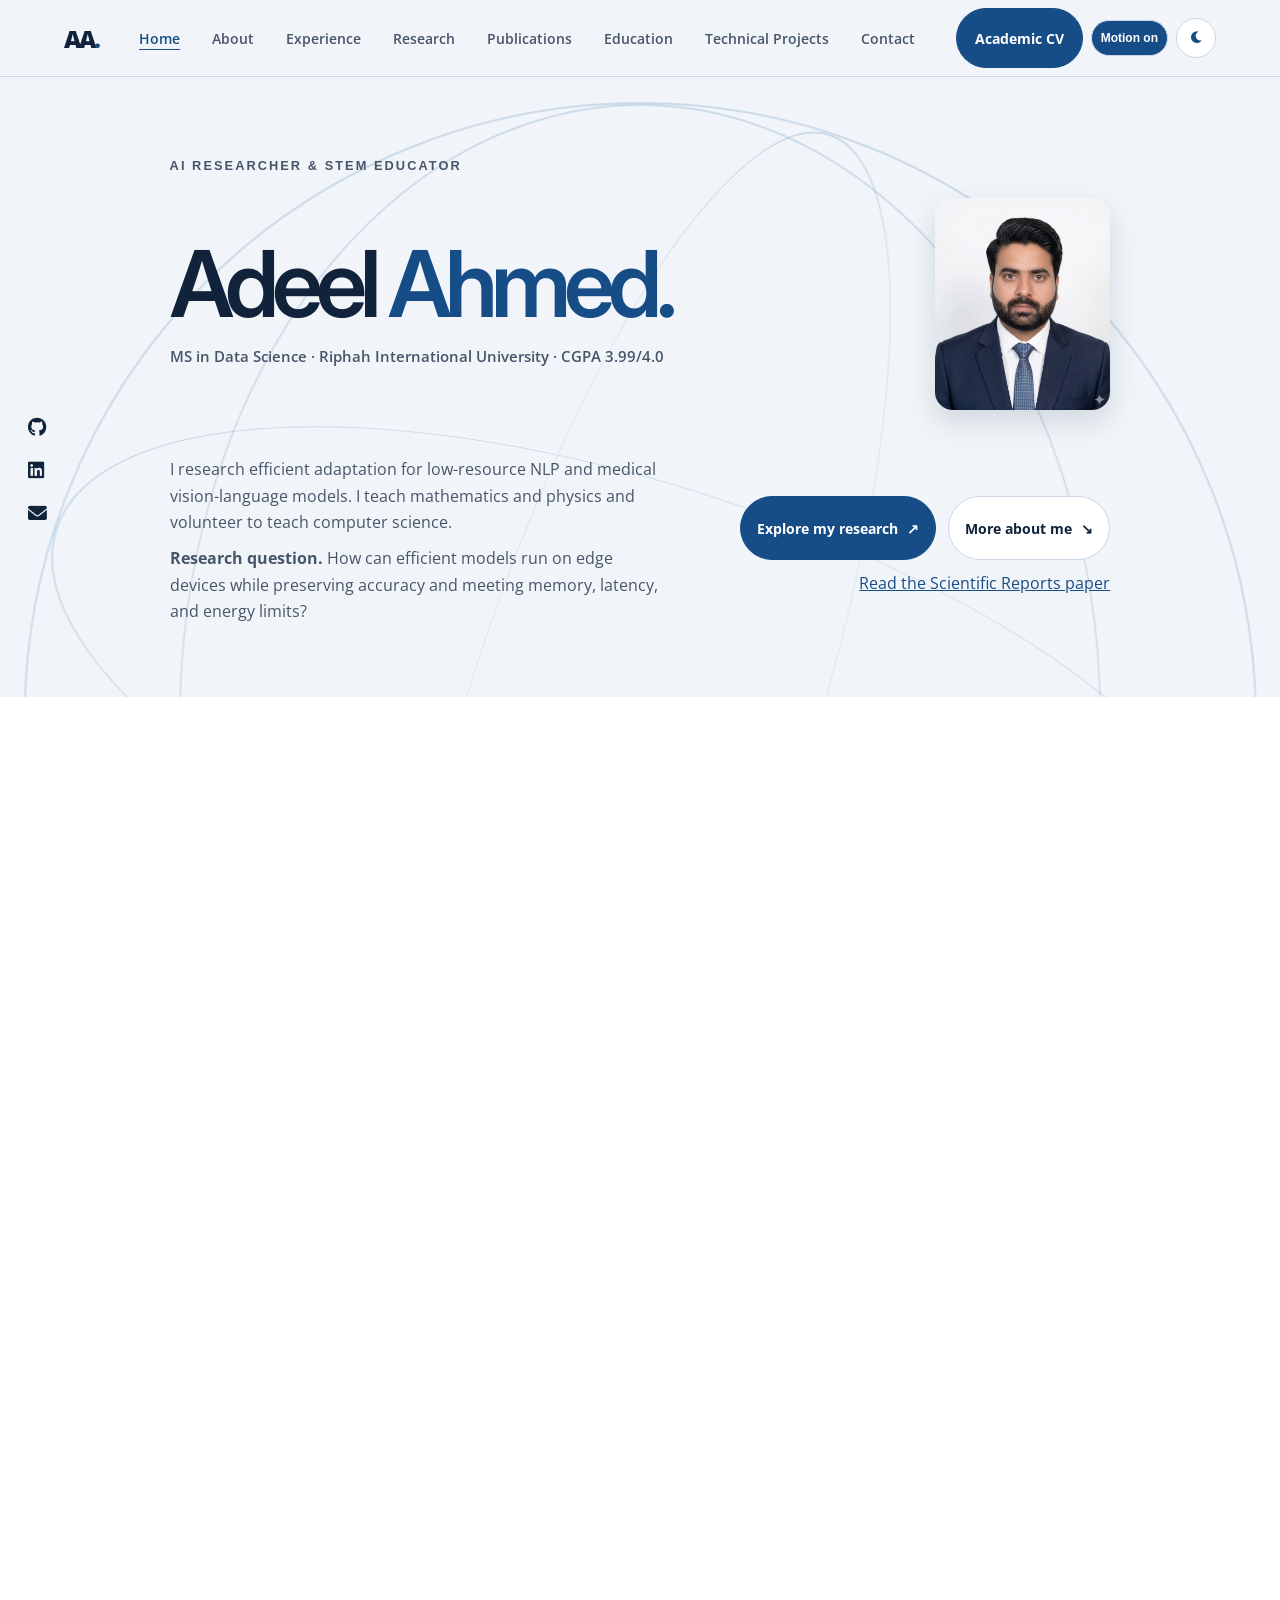
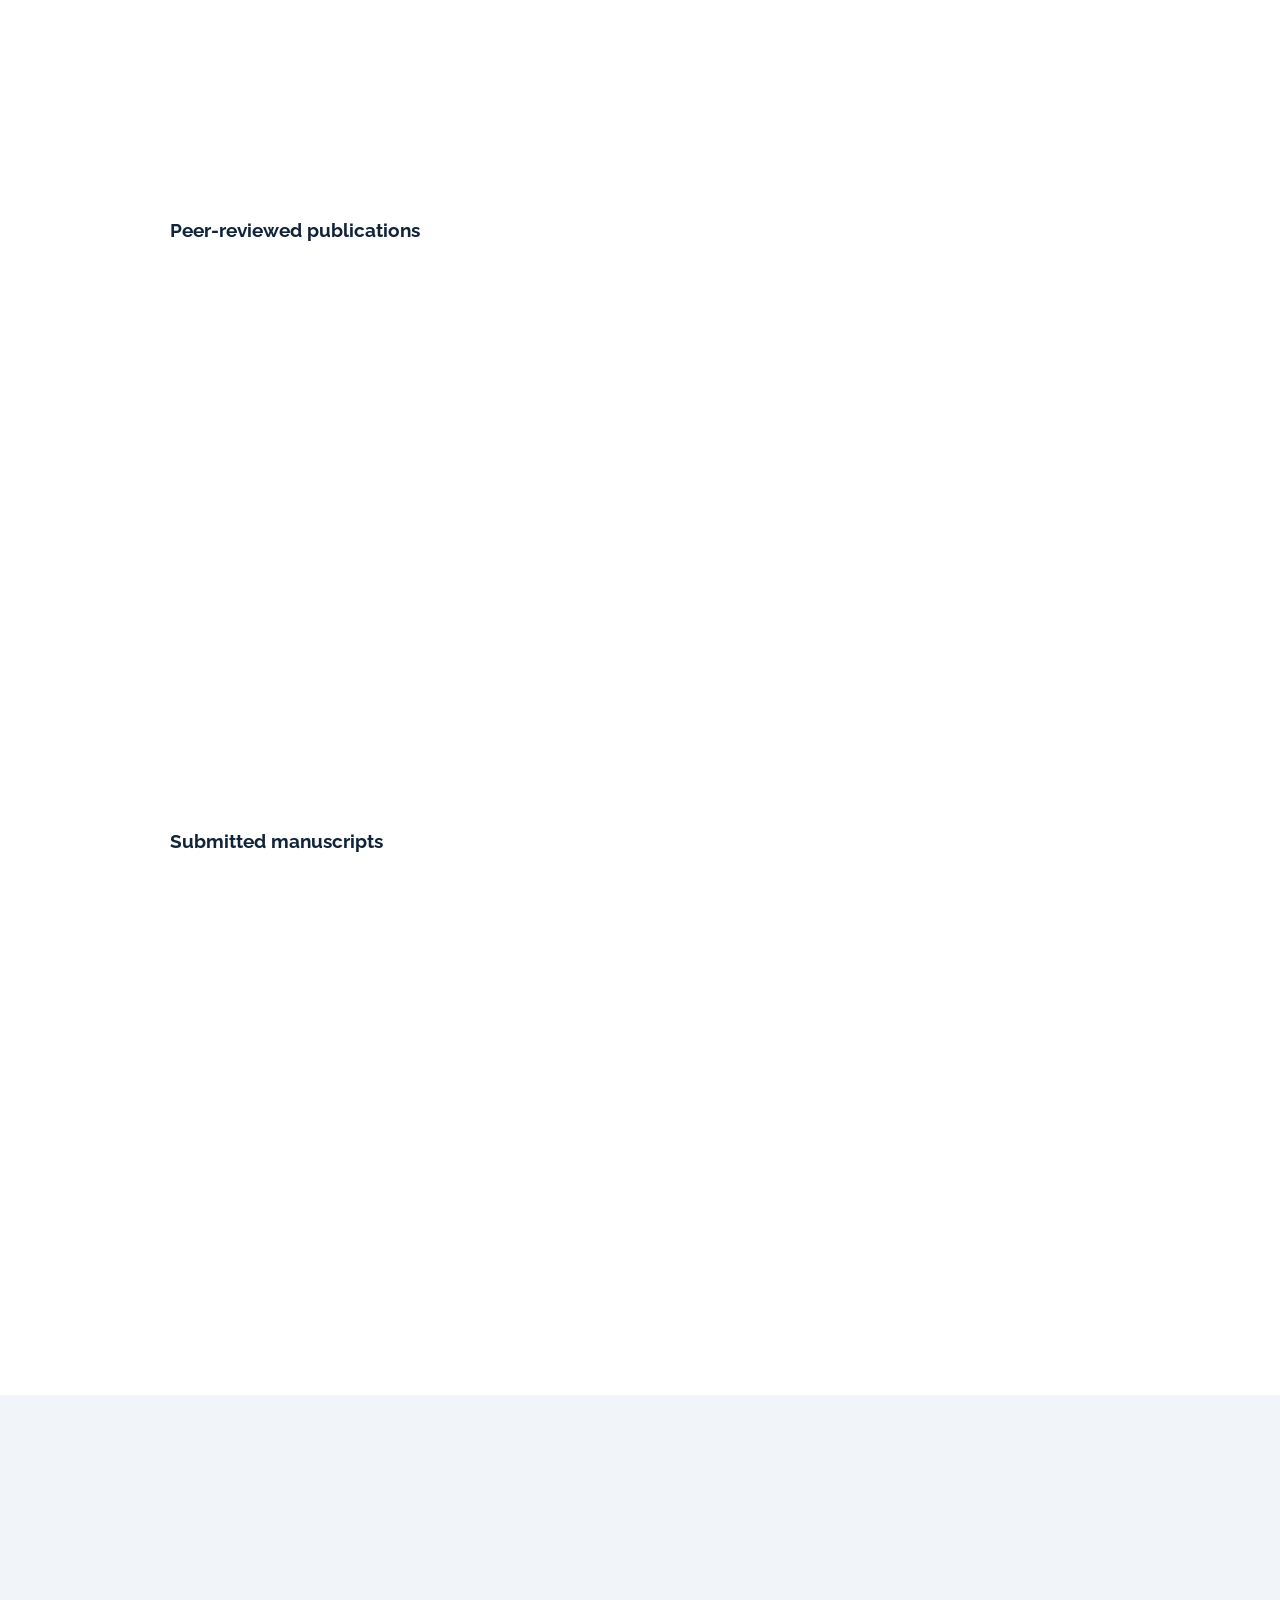
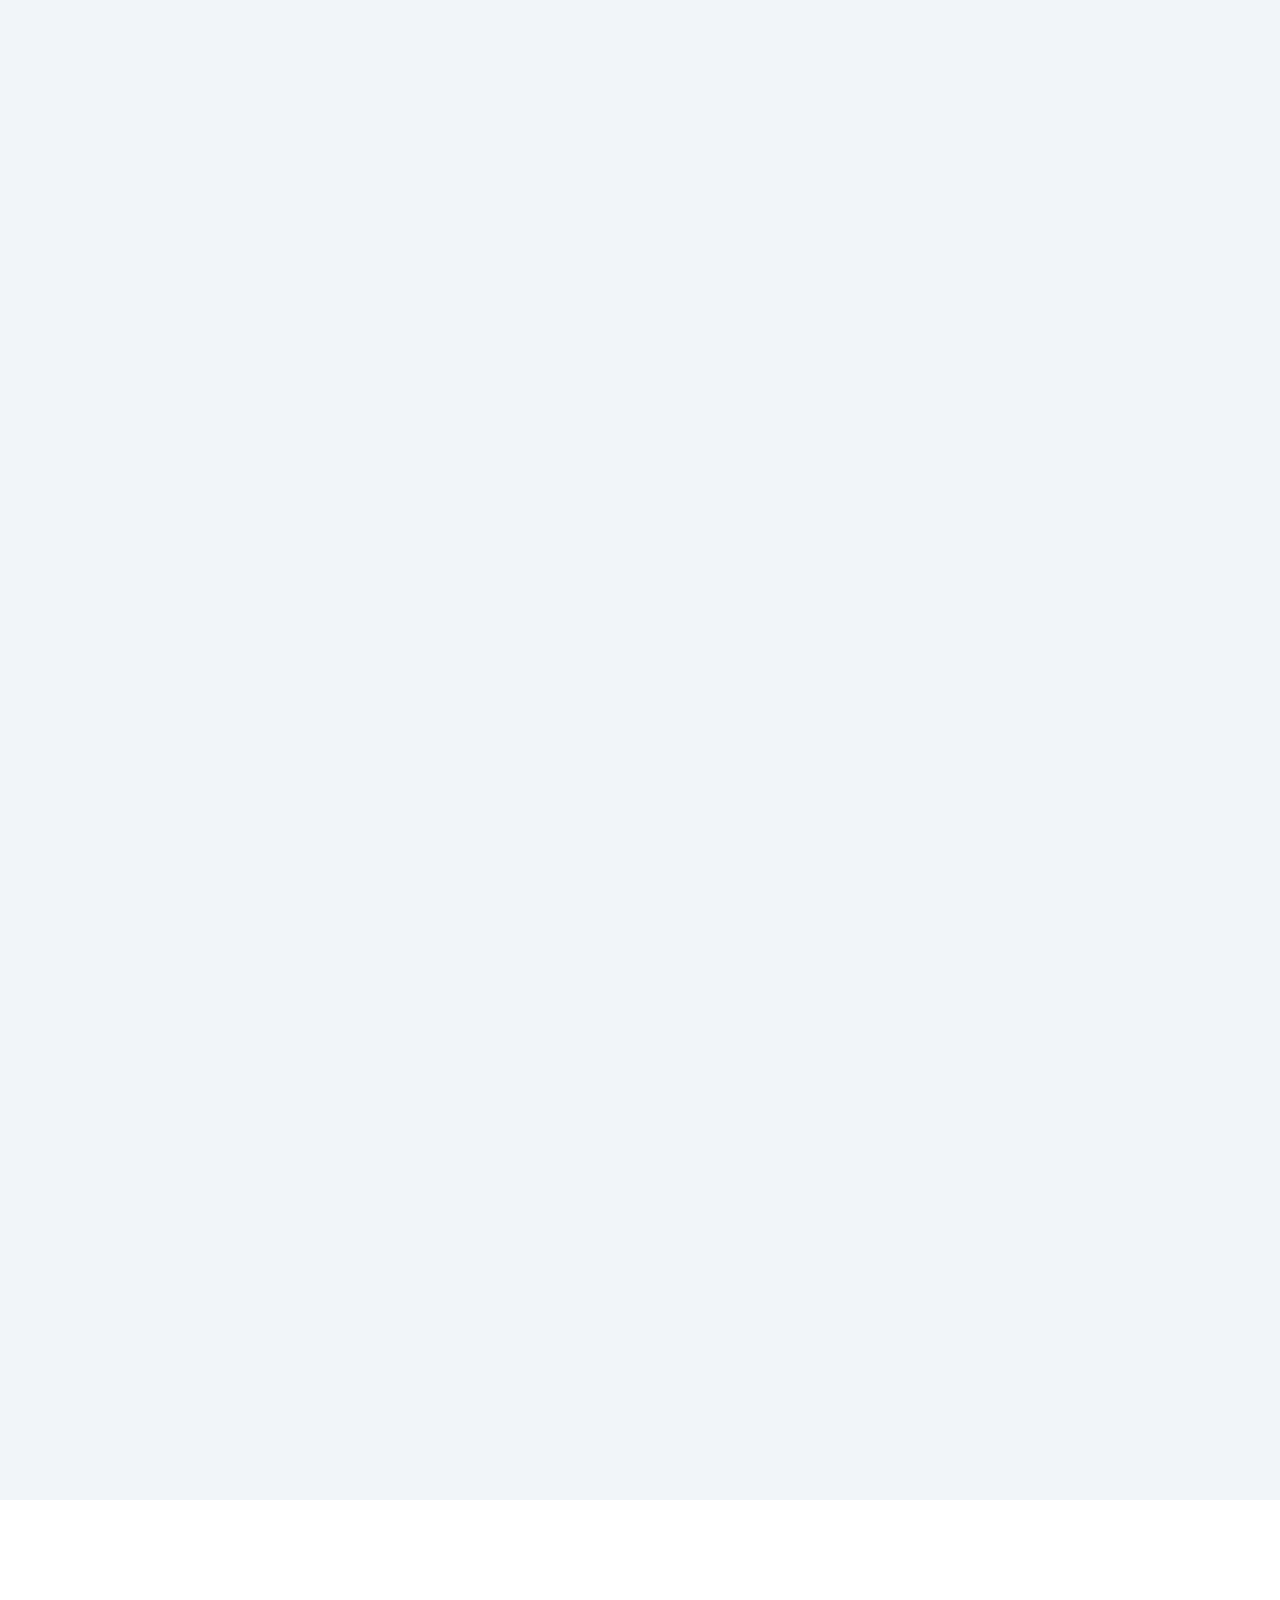
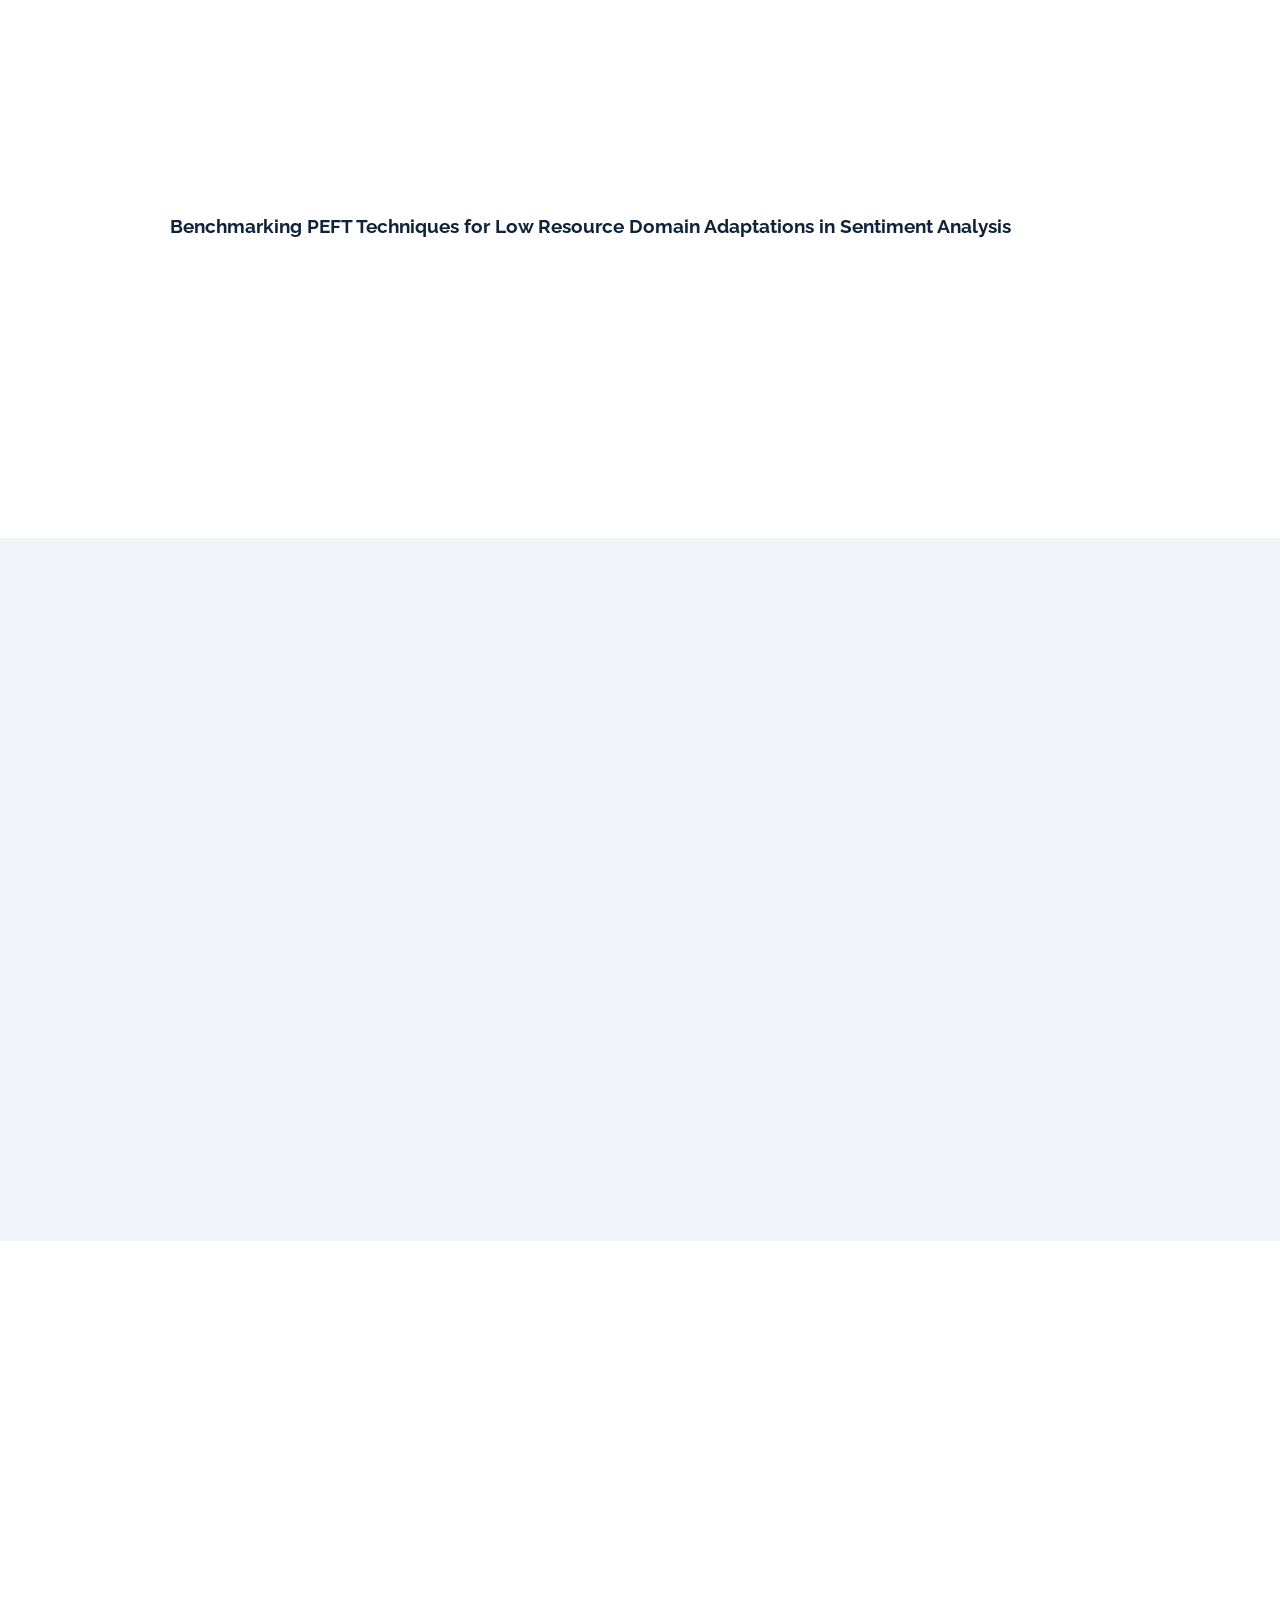
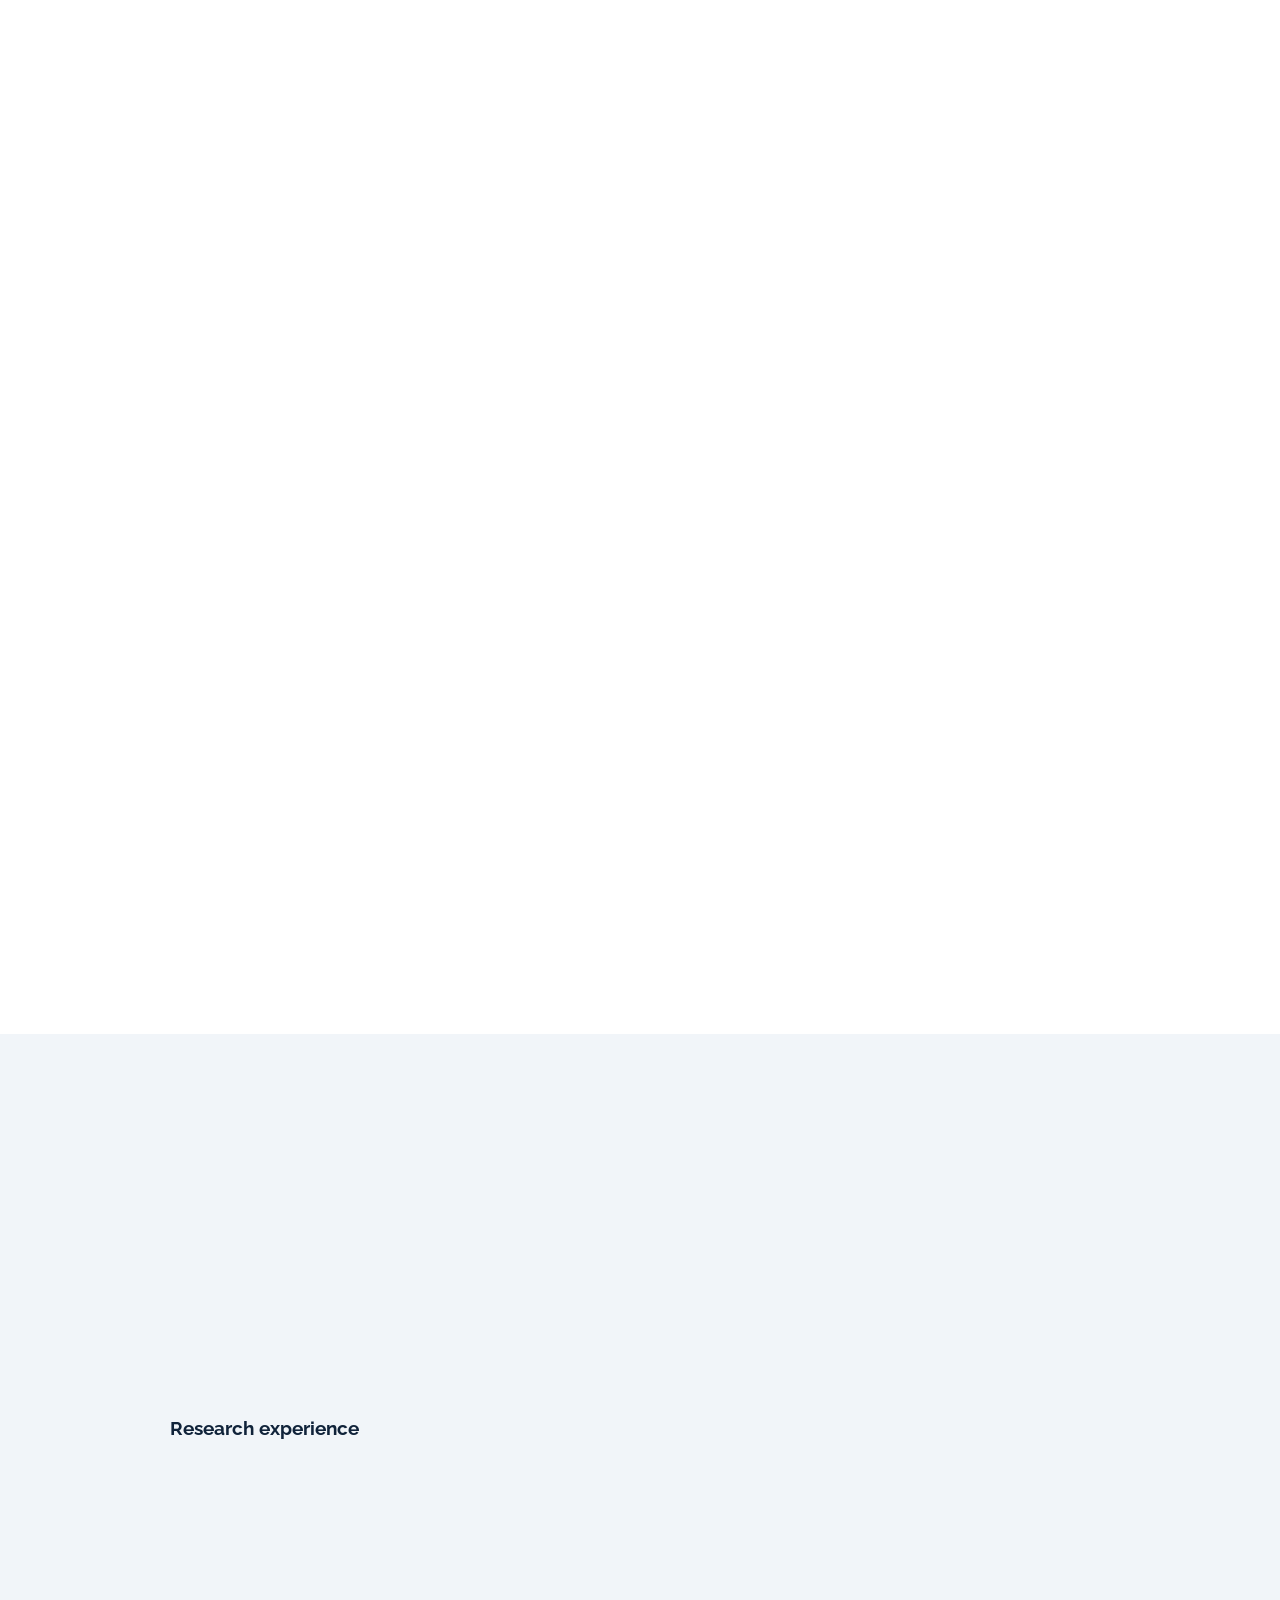
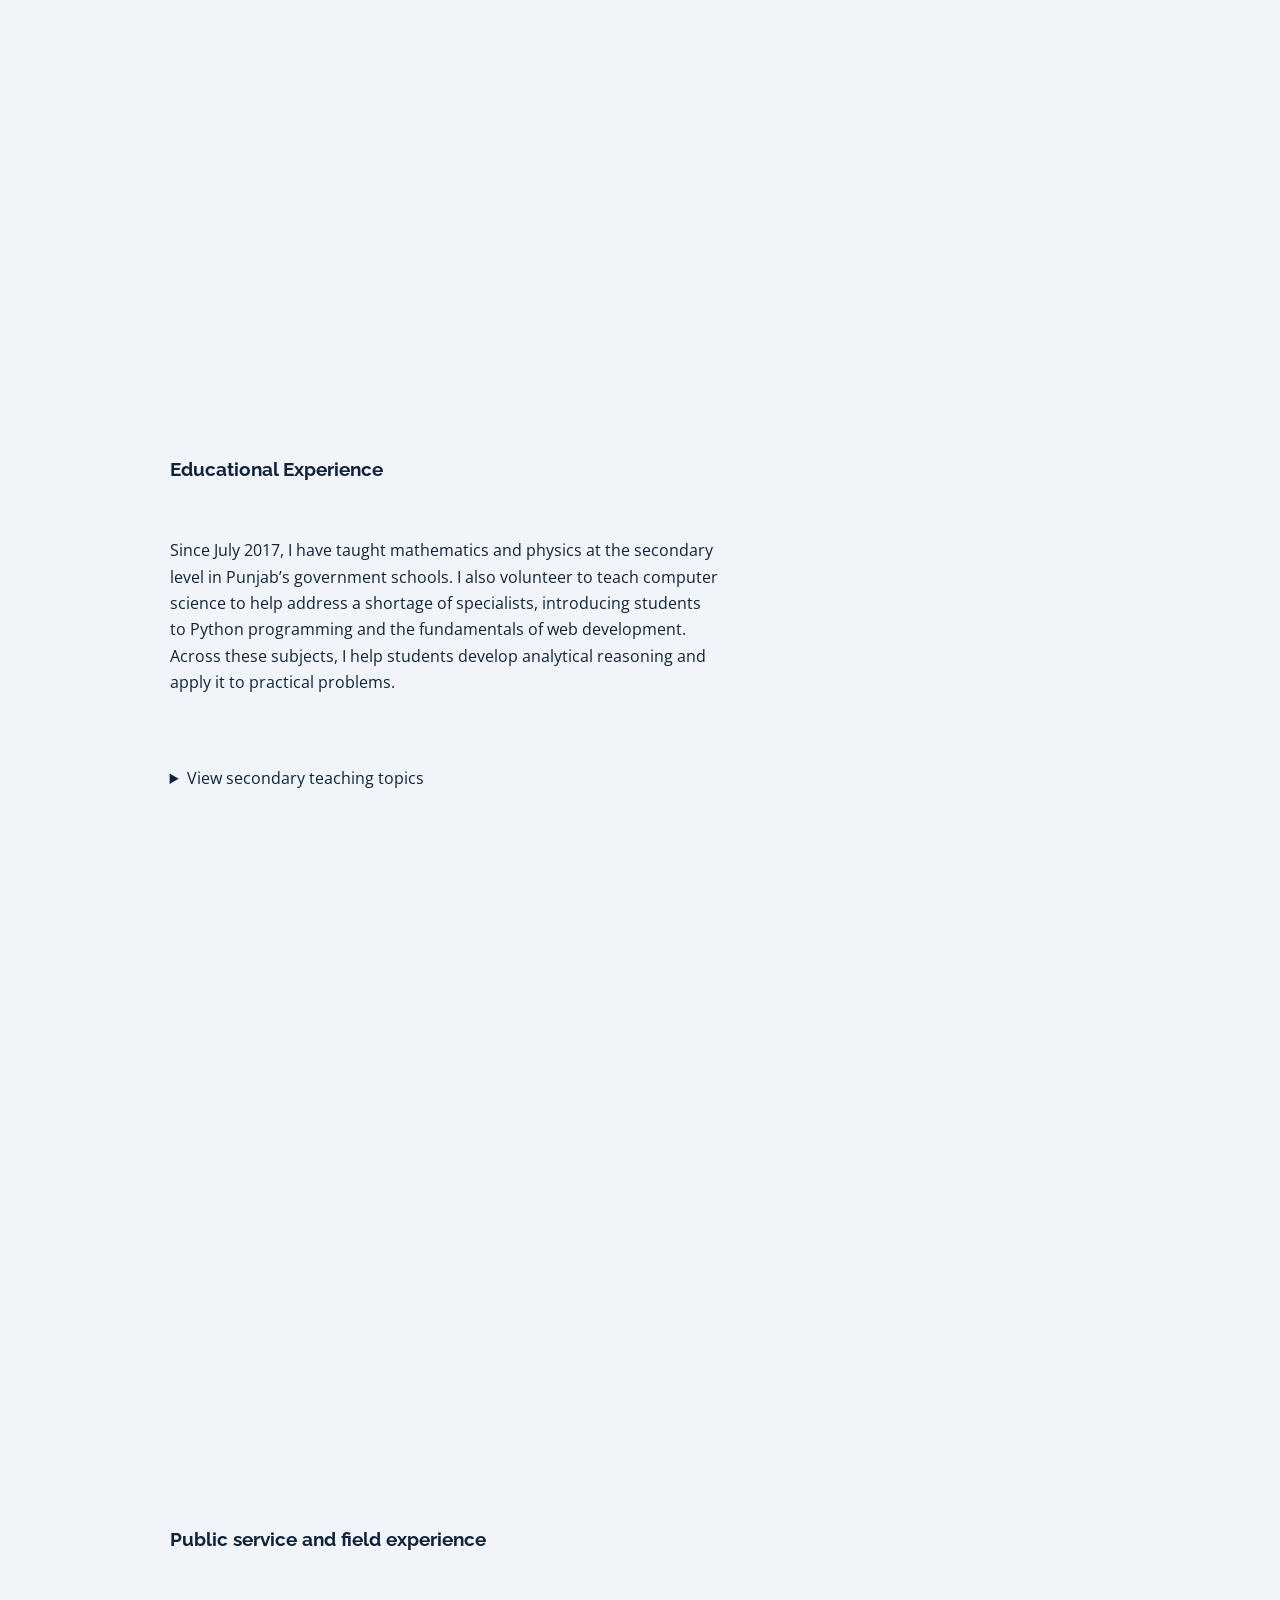
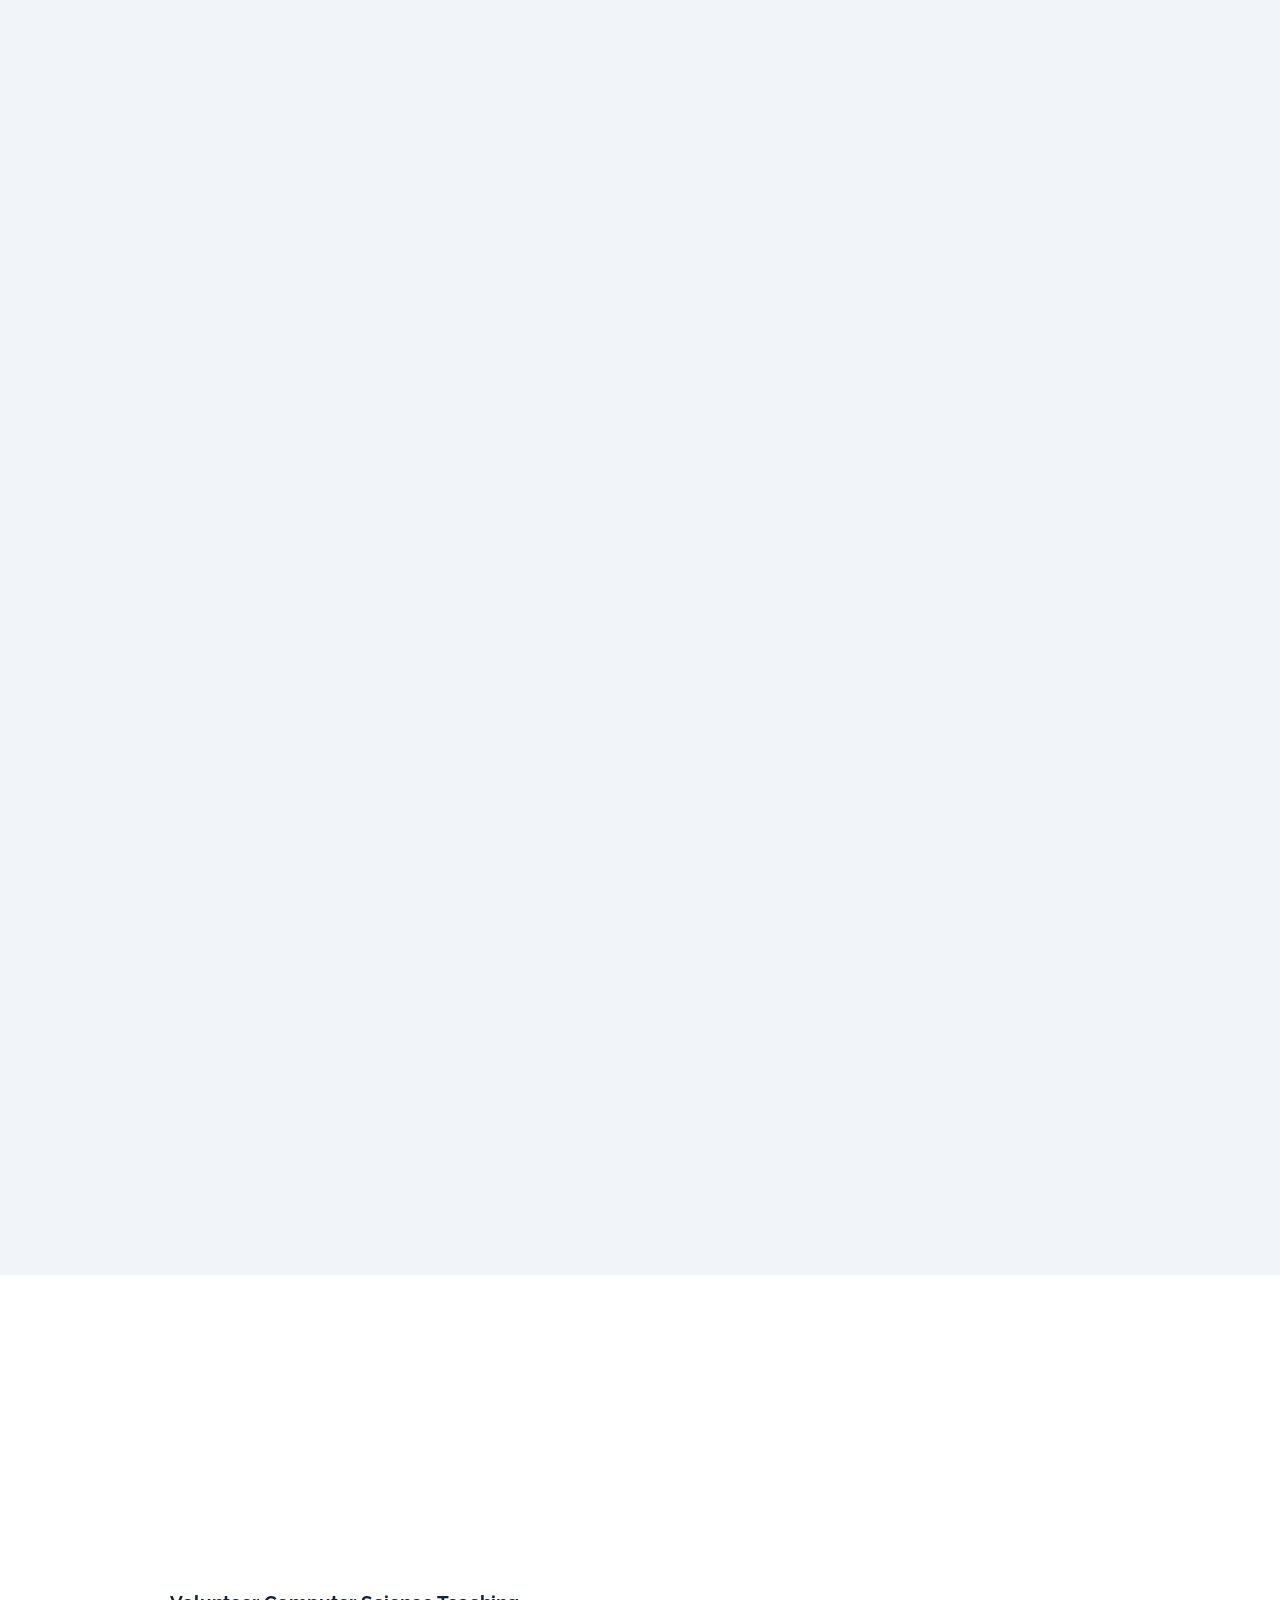
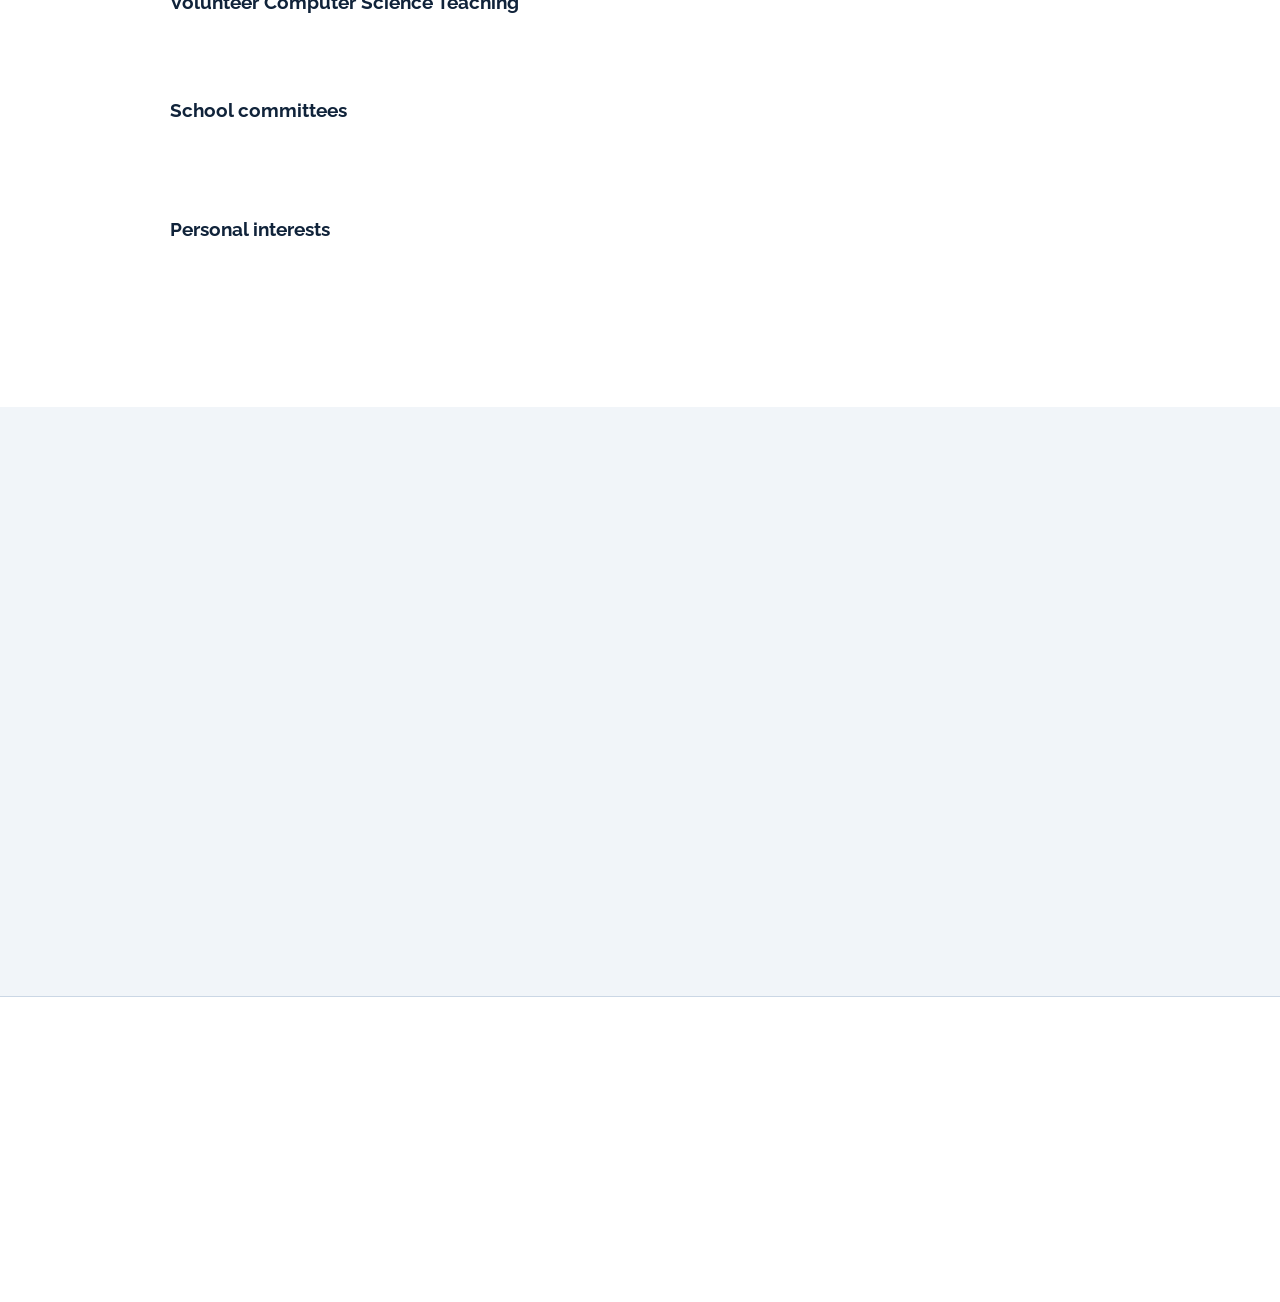
<file: index.html>
<!DOCTYPE html>
<html lang="en">
<head>
    <meta charset="UTF-8">
    <meta name="viewport" content="width=device-width, initial-scale=1.0">
    <title>Adeel Ahmed | Academic Portfolio</title>
    <meta name="description" content="Adeel Ahmed researches parameter-efficient fine-tuning, low-resource NLP, and medical vision-language models.">
    <link href="https://fonts.googleapis.com/css2?family=Inter:wght@600&family=Open+Sans:wght@400;600;700&family=Raleway:wght@600;700&display=swap" rel="stylesheet">
    <link rel="stylesheet" href="https://cdnjs.cloudflare.com/ajax/libs/font-awesome/6.0.0/css/all.min.css">
    <link rel="stylesheet" href="style.css?v=35">
</head>
<body>
    <div class="scroll-progress" aria-hidden="true"></div>
    <a class="skip-link" href="#main">Skip to content</a>

    <header id="header">
        <div class="top-bar">
            <a class="wordmark" href="#hero" aria-label="Adeel Ahmed, home">AA<span>.</span></a>
            <nav id="navbar" aria-label="Main navigation">
                <a href="#hero">Home</a>
                <a href="#about">About</a>
                <a href="#experience">Experience</a>
                <a href="#research">Research</a>
                <a href="#publications">Publications</a>
                <a href="#education">Education</a>
                <a href="#projects">Technical Projects</a>
                <a href="#contact">Contact</a>
            </nav>
            <div class="top-actions">
                <a class="pill primary" href="cv.html">Academic CV</a>
                <button type="button" id="motion-toggle" aria-label="Animations" aria-pressed="false" hidden>Motion off</button>
                <button type="button" id="theme-toggle" aria-label="Switch to dark theme"><i class="fas fa-moon" aria-hidden="true"></i></button>
                <button type="button" id="mobile-toggle" aria-controls="navbar" aria-expanded="false" aria-label="Open navigation"><i class="fas fa-bars" aria-hidden="true"></i></button>
            </div>
        </div>
    </header>
    <aside class="social-rail" aria-label="Profile links">
        <a id="github-link" href="https://github.com/adeelahmed4868" aria-label="GitHub"><i class="fab fa-github" aria-hidden="true"></i></a>
        <a id="linkedin-link" href="https://www.linkedin.com/in/adeel-ahmed-8a3a82184" aria-label="LinkedIn"><i class="fab fa-linkedin" aria-hidden="true"></i></a>
        <a id="email-link" href="mailto:adeelahmed4868@gmail.com" aria-label="Email"><i class="fas fa-envelope" aria-hidden="true"></i></a>
    </aside>
    <main id="main" tabindex="-1">
        <section id="hero" aria-labelledby="hero-name">
            <div class="hero-orbit" aria-hidden="true"><span></span><span></span><span></span></div>
            <div class="hero-container">
                <p id="hero-role">AI Researcher &amp; STEM Educator</p>
                <div class="hero-heading">
                    <div class="hero-identity">
                        <h1 id="hero-name">Adeel <span>Ahmed.</span></h1>
                        <p class="hero-credential">MS in Data Science · Riphah International University · CGPA 3.99/4.0</p>
                    </div>
                    <figure class="hero-portrait"><img id="profile-img" src="photo.jpg" width="1299" height="1577" decoding="async" alt="Adeel Ahmed"></figure>
                </div>
                <div class="hero-bottom">
                    <div class="hero-description">
                        <p>I research efficient adaptation for low-resource NLP and medical vision-language models. I teach mathematics and physics and volunteer to teach computer science.</p>
                        <p><strong>Research question.</strong> How can efficient models run on edge devices while preserving accuracy and meeting memory, latency, and energy limits?</p>
                    </div>
                    <div class="hero-actions">
                        <a class="pill primary" href="#publications">Explore my research <span aria-hidden="true">↗</span></a>
                        <a class="pill" href="#about">More about me <span aria-hidden="true">↘</span></a>
                        <a class="paper-link" href="https://www.nature.com/articles/s41598-026-77203-3">Read the Scientific Reports paper</a>
                    </div>
                </div>
            </div>
        </section>
        <section id="about" class="about section-bg">
            <div class="container">
                <div class="section-title"><h2>About</h2></div>
                <div class="about-layout">
                    <figure class="about-lab">
                    <img src="about-natural-lab.webp" width="880" height="928" loading="lazy" decoding="async" alt="AI-generated portrait of Adeel Ahmed at a workstation in a university computing lab">
                </figure>
                    <div class="content" id="about-content"></div>
                </div>
            </div>
        </section>

        <section id="publications" class="publications section-bg">
            <div class="container">
                <div class="section-title"><h2>Selected Research</h2></div>
                <h3 id="contributions">Peer-reviewed publications</h3>
                <div class="grid">
                    <article class="card border-top-blue">
                        <h4><a href="https://www.nature.com/articles/s41598-026-77203-3">CXRG-SVLM: A parameter-efficient small vision-language model for multi-view chest X-ray report generation in resource-constrained environments</a></h4>
                        <p>M. Fareed, J. Uddin, A. H. Sayyid, <strong>A. Ahmed</strong>, and M. A. Sattar. <em>Scientific Reports</em> 16, 35452 (2026).</p>
                        <ul>
                            <li>Co-authored a <em>Scientific Reports</em> paper introducing CXRG-SVLM, a compact vision-language model that generates the Findings section of radiology reports from frontal and lateral chest X-rays and clinical indications.</li>
                            <li>Combined a frozen RAD-DINO image encoder with a 4-bit quantized Qwen2.5-3B language model adapted using QLoRA, with 1.91% of framework-reported parameter elements trainable.</li>
                            <li>Achieved 0.3527 ROUGE-L and 0.2744 METEOR on the Indiana University Chest X-ray dataset, with an average generation time of 5.27 seconds per report on a single GPU.</li>
                        </ul>
                    </article>
                    <article class="card border-top-blue">
                        <h4><a href="https://doi.org/10.3389/fdgth.2025.1653631">A systematic review of ethical considerations of large language models in healthcare and medicine</a></h4>
                        <p>M. Fareed, M. Fatima, J. Uddin, <strong>A. Ahmed</strong>, and M. A. Sattar. <em>Frontiers in Digital Health</em> (2025).</p>
                        <p><strong>My contribution.</strong> I contributed to formal analysis, critical review, and manuscript editing.</p>
                        <p>The review synthesized 27 studies and identified recurring concerns about bias, patient safety, transparency, accountability, and privacy. We proposed a preliminary framework for responsible use of large language models in healthcare.</p>
                    </article>
                </div>
                <h3>Submitted manuscripts</h3>
                <article class="card border-top-blue" id="peft-mbert-paper">
                    <h4>PEFT-mBERT: Benchmarking a Transformer-Based Encoder via Low-Rank and Activation-Based Adaptation for Resource-Efficient Punjabi Sentiment Analysis</h4>
                    <p><strong>A. Ahmed</strong>, S. Riaz, and M. Fareed (2026). First-author manuscript · Submitted · Evaluation being revisited.</p>
                    <p>I designed comparative mBERT experiments for Punjabi sentiment classification, comparing LoRA and IA³ with full fine-tuning and measuring model accuracy and computing requirements.</p>
                    <p>I am reevaluating the methods on a separate test split, with oversampling limited to the training data. I plan to report performance across random seeds alongside peak GPU memory and model size. A private GitHub repository contains code for my master’s thesis and this manuscript.</p>
                </article>
                <ul class="pub-list">
                    <li>M. Fareed, J. Uddin, <strong>A. Ahmed</strong>, M. A. Nauman, N. Khan, M. Billah, and M. A. Sattar. <em>A Systematic Review of LSTM Based Deep Learning Models for Healthcare and Medicine</em>. PLOS ONE (2026), submitted.</li>
                </ul>
            </div>
        </section>



        <section id="education">
            <div class="container">
                <div class="section-title"><h2>Education</h2></div>
                <div class="grid">
                    <article class="card"><h3>MS in Data Science</h3><dl class="degree-details">
                            <div><dt>University</dt><dd>Riphah International University, Lahore</dd></div>
                            <div><dt>Dates</dt><dd>Feb 2024 – Mar 2026</dd></div>
                            <div><dt>CGPA</dt><dd>3.99/4.0</dd></div>
                        </dl><p><strong>Subjects with distinction</strong></p>
                        <ul>
                            <li>Programming Fundamentals</li>
                            <li>Data Science Tools &amp; Techniques</li>
                            <li>Machine Learning</li>
                            <li>Deep Learning</li>
                            <li>Statistical &amp; Mathematical Methods</li>
                            <li>Advanced Database Systems</li>
                            <li>Professional Ethics I</li>
                            <li>Big Data Analytics</li>
                            <li>Cloud Computing Infrastructure &amp; Services</li>
                        </ul>
                        <p><a href="#thesis-work">Read about my thesis</a></p></article>
                    <article class="card"><h3>BS (Hons) in Mathematics</h3><dl class="degree-details">
                            <div><dt>University</dt><dd>University of Education, Lahore</dd></div>
                            <div><dt>Dates</dt><dd>Aug 2012 – Sep 2016</dd></div>
                            <div><dt>CGPA</dt><dd>3.16/4.0</dd></div>
                        </dl><p><strong>Subjects with distinction</strong></p>
                        <ul>
                            <li>Calculus I</li>
                            <li>Calculus II</li>
                            <li>Calculus III</li>
                            <li>Calculus IV</li>
                            <li>Linear Algebra I</li>
                            <li>Number Theory</li>
                            <li>Computing Tools for Mathematics</li>
                            <li>Ordinary Differential Equations</li>
                            <li>Introduction to Algebraic Number Theory</li>
                            <li>General Topology</li>
                            <li>Introduction to Computers</li>
                            <li>Real Analysis II</li>
                        </ul></article>
                    <article class="card" id="bed">
                        <h3>Bachelor of Education (B.Ed.)</h3>
                        <dl class="degree-details">
                            <div><dt>University</dt><dd>Allama Iqbal Open University, Islamabad</dd></div>
                            <div><dt>Semesters</dt><dd>Autumn 2018 – Autumn 2019</dd></div>
                            <div><dt>Duration</dt><dd>1.5 years</dd></div>
                            <div><dt>Major</dt><dd>Teacher Education</dd></div>
                            <div><dt>Credits</dt><dd>54 credit hours</dd></div>
                            <div><dt>Grade</dt><dd>A (71%)</dd></div>
                        </dl>
                        <p><strong>Selected coursework</strong></p>
                        <ul>
                            <li>Teaching Practice I and II</li>
                            <li>Curriculum Development</li>
                            <li>Assessment and Evaluation</li>
                            <li>Research Methods in Education</li>
                            <li>Educational Leadership and Management</li>
                        </ul>
                    </article>
                    <article class="card" id="ielts">
                        <h3>IELTS English Proficiency</h3>
                        <p>International English Language Testing System assessment of listening, reading, writing, and speaking.</p>
                        <p><strong>Overall band: 7.0</strong></p>
                        <ul>
                            <li>Listening: 8.0</li>
                            <li>Reading: 7.0</li>
                            <li>Writing: 6.0</li>
                            <li>Speaking: 7.0</li>
                        </ul>
                        <figure style="margin: 1rem 0 0;">
                            <img src="ielts-results.png" width="1140" height="138" loading="lazy" decoding="async" style="max-width: 100%; height: auto; display: block;" alt="IELTS Test Report Form scores: Listening 8.0, Reading 7.0, Writing 6.0, Speaking 7.0, overall 7.0, CEFR C1.">
                            <figcaption>Score excerpt from the IELTS Test Report Form</figcaption>
                        </figure>
                    </article>
                </div>
            </div>
        </section>

        <section id="thesis-work" class="section-bg">
            <div class="container">
                <div class="section-title"><h2>Thesis Work</h2></div>
                <h3>Benchmarking PEFT Techniques for Low Resource Domain Adaptations in Sentiment Analysis</h3>
                <p>My master’s thesis benchmarks full fine-tuning (FFT) and six parameter-efficient adaptation methods on a pretrained transformer for sentiment classification in Urdu, Roman Urdu, and Punjabi (Hindi style). The evaluation compares classification accuracy and the proportion of trainable parameters, with particular attention to spelling variation in Roman Urdu.</p>
                <p>I compared LoRA, AdaLoRA, prefix tuning, P-Tuning v2, prompt tuning, and IA³ with full fine-tuning. I am reviewing the data split procedure before sharing the thesis accuracy figures here.</p>
            </div>
        </section>

        <section id="research" class="research">
            <div class="container">
                <div class="section-title"><h2>Research Interests</h2></div>
                <div class="section-visual">
                    <div class="content">
                        <ul id="research-list"></ul>
                    </div>
                    <figure>
                        <img src="edge-computing-research.webp" width="800" height="533" loading="lazy" decoding="async" alt="Compact edge computing board and power meter on a workbench">
                    </figure>
                </div>
            </div>
        </section>



        <section id="projects" class="projects section-bg">
            <div class="container">
                <div class="section-title"><h2>Technical Projects</h2></div>
                <div class="featured-work" id="projects-grid"></div>
            </div>
        </section>

        <section id="experience" class="experience">
            <div class="container">
                <div class="section-title"><h2>Research, Teaching &amp; Public Service</h2></div>
                <h3>Research experience</h3>
                <div class="experience-cards" id="experience-content"></div>
                <h3 id="teaching">Educational Experience</h3>
                <div class="section-visual">
                    <p class="teaching-intro">Since July 2017, I have taught mathematics and physics at the secondary level in Punjab’s government schools. I also volunteer to teach computer science to help address a shortage of specialists, introducing students to Python programming and the fundamentals of web development. Across these subjects, I help students develop analytical reasoning and apply it to practical problems.</p>
                    <figure>
                        <img src="classroom-chalkboard.webp" width="1100" height="733" loading="lazy" decoding="async" alt="Empty classroom with math equations, a Python loop, and HTML and CSS examples on the chalkboard">
                    </figure>
                </div>
                <details>
                    <summary>View secondary teaching topics</summary>
                <div class="teaching-subjects">
                    <div class="card">
                        <h4>Mathematics</h4>
                        <ul>
                            <li>Real and complex numbers</li>
                            <li>Sets, logic, and functions</li>
                            <li>Matrices, determinants, and vectors</li>
                            <li>Algebraic expressions, formulas, and factorization</li>
                            <li>Linear and quadratic equations</li>
                            <li>Variations and partial fractions</li>
                            <li>Logarithms</li>
                            <li>Coordinate geometry and graphs</li>
                            <li>Trigonometry</li>
                            <li>Theoretical and practical geometry: triangles, circles, tangents, and chords</li>
                            <li>Basic statistics, probability, and information handling</li>
                        </ul>
                    </div>
                    <div class="card">
                        <h4>Physics</h4>
                        <ul>
                            <li>Physical quantities and measurement</li>
                            <li>Kinematics and dynamics</li>
                            <li>Turning effect of forces and gravitation</li>
                            <li>Work and energy</li>
                            <li>Properties of matter</li>
                            <li>Thermal properties of matter and heat transfer</li>
                            <li>Simple harmonic motion and waves</li>
                            <li>Sound and geometrical optics</li>
                            <li>Electrostatics and current electricity</li>
                            <li>Electromagnetism and basic electronics</li>
                            <li>Information and communication technology</li>
                            <li>Atomic and nuclear physics</li>
                        </ul>
                    </div>
                    <div class="card">
                        <h4>Computer Science</h4>
                        <ul>
                            <li>Computational systems and system design</li>
                            <li>Operating systems and computer networks</li>
                            <li>Computational thinking</li>
                            <li>Web development with HTML, CSS, and JavaScript</li>
                            <li>Python programming and control structures</li>
                            <li>Data gathering and data science</li>
                            <li>Artificial intelligence and machine learning</li>
                            <li>Emerging technologies and applications of AI</li>
                            <li>System recovery and advanced maintenance</li>
                            <li>Ethical, social, and legal issues in computing</li>
                            <li>Digital entrepreneurship</li>
                        </ul>
                    </div>
                </div>
                </details>
                <p class="teaching-history-label"><strong>Current and previous teaching roles</strong></p>
                <article class="resume-item">
                    <h4>Secondary School Educator · GHS Kot Pindi Das</h4>
                    <p>2024 – Present</p>
                </article>
                <article class="resume-item">
                    <h4>Secondary School Educator · Govt. M.P.E. High School</h4>
                    <p>July 2020 – 2024 · Shahdara, Lahore</p>
                </article>
                <article class="resume-item">
                    <h4>Headmaster and Teacher · Govt. Elementary School</h4>
                    <p>July 2019 to July 2020 · Wandala Nasir Khan, Sheikhupura</p>
                </article>
                <article class="resume-item">
                    <h4>Secondary School Educator · Govt. High School</h4>
                    <p>July 2017 to July 2019 · Hardev, Sheikhupura</p>
                </article>
                <article class="resume-item">
                    <h4>Home Tutor</h4>
                    <p>2014–2016 · Lahore</p>
                    <p>During my undergraduate studies, I provided individual tuition in mathematics and physics to intermediate-level students, emphasizing regular practice and examination preparation. Students achieved marks in the 80–90% range.</p>
                </article>
                <h3>Public service and field experience</h3>
                <article class="resume-item">
                    <h4>Digital Census Data Collector · Pakistan Bureau of Statistics</h4>
                </article>
                <article class="resume-item">
                    <h4>Field Supervisor · Benazir Income Support Program</h4>
                </article>
                <article class="resume-item">
                    <h4>Centre Superintendent · Board of Intermediate &amp; Secondary Education</h4>
                </article>
                <article class="resume-item">
                    <h4>Centre Superintendent · Punjab Examination Commission</h4>
                </article>
                <article class="resume-item">
                    <h4>Presiding Officer · Election Commission of Pakistan</h4>
                </article>
            </div>
        </section>


        <section id="credentials">
            <div class="container">
                <div class="section-title"><h2>Skills &amp; Certifications</h2></div>
                <div class="grid">
                    <article class="card"><h3>Technical skills</h3><p>Python, SQL, TensorFlow, scikit-learn, Hugging Face, Git, MySQL, SQLite, and MongoDB.</p><p>Deep learning, multimodal AI, model quantization, PEFT, computer vision, data engineering, and ETL.</p><p>Additional skills include Microsoft Office, research, communication, management, teaching, teamwork, and problem-solving.</p><p>Languages: Punjabi, Urdu, and English (IELTS 7.0 overall).</p></article>
                    <article class="card"><h3>Selected certifications</h3><ul>
                        <li><a href="https://www.credly.com/badges/923bd7b8-6fa6-49db-8311-947cc9add862/academic_transcript">Applied Data Science Lab</a> · WorldQuant University</li>
                        <li><a href="https://www.credly.com/badges/1a4ed57d-3307-48dc-9c80-0d50f129719e/academic_transcript">Data Analytics Essentials</a> · Cisco</li>
                        <li><a href="https://coursera.org/verify/GYJXCI9OGZMU">Data Science Ethics</a> · University of Michigan</li>
                        <li><a href="https://coursera.org/verify/VRCMTGZQ4B94">Introduction to AI</a> · Arm</li>
                        <li><a href="https://coursera.org/verify/CN8VSALGCPPS">NLP with Classification and Vector Spaces</a> · DeepLearning.AI</li>
                        <li><a href="https://coursera.org/verify/SNHB6K4367EE">Generative AI Engineering &amp; Finetuning Transformers</a> · IBM</li>
                        <li><a href="https://coursera.org/verify/J1RTTJDJU6GK">AI for Autonomous Vehicles and Robotics</a> · University of Michigan</li>
                        <li>Claude 101 and AI Fluency: Framework &amp; Foundations · Anthropic</li>
                    </ul></article>
                </div>
            </div>
        </section>

        <section id="community" class="section-bg">
            <div class="container">
                <div class="section-title"><h2>Volunteering &amp; Interests</h2></div>
                <h3>Volunteer Computer Science Teaching</h3>
                <p>I volunteer to provide computer science instruction in response to a shortage of specialist teachers, supporting students’ access to foundational computing skills.</p>
                <h3>School committees</h3>
                <ul>
                    <li>Refreshment Committee member at Govt. M.P.E. High School, Shahdara, Lahore.</li>
                    <li>Discipline Committee member at Govt. High School, Hardev, Sheikhupura.</li>
                </ul>
                <h3>Personal interests</h3>
                <p>Bike touring, video games, exercise, swimming, reading newspapers, and Urdu fiction.</p>
            </div>
        </section>

        <section id="awards" class="awards">
            <div class="container">
                <div class="section-title"><h2>Awards &amp; Honors</h2></div>
                <ul id="awards-list"></ul>
            </div>
        </section>
    </main>

    <footer id="footer">
        <div class="container footer-layout">
            <div id="contact">
                <h2>Get in touch.</h2>
                <p><a href="mailto:adeelahmed4868@gmail.com">adeelahmed4868@gmail.com</a></p>
                <p>&copy; <strong id="footer-name">Adeel Ahmed</strong></p>
            </div>
            <nav aria-label="Explore portfolio">
                <a href="#education">Education</a>
                <a href="#thesis-work">Thesis</a>
                <a href="#research">Research interests</a>
                <a href="#teaching">Teaching</a>
                <a href="#credentials">Certifications</a>
                <a href="#community">Volunteering</a>
                <a href="#awards">Awards</a>
            </nav>
            <nav aria-label="Connect">
                <a href="https://www.linkedin.com/in/adeel-ahmed-8a3a82184">LinkedIn</a>
                <a href="https://github.com/adeelahmed4868">GitHub</a>
                <a href="#hero">Back to top ↑</a>
            </nav>
        </div>
    </footer>

    <!-- Load Data and Application Logic -->
    <script src="data.js?v=36"></script>
    <script src="app.js?v=35"></script>
    
</body>
</html>
</file>
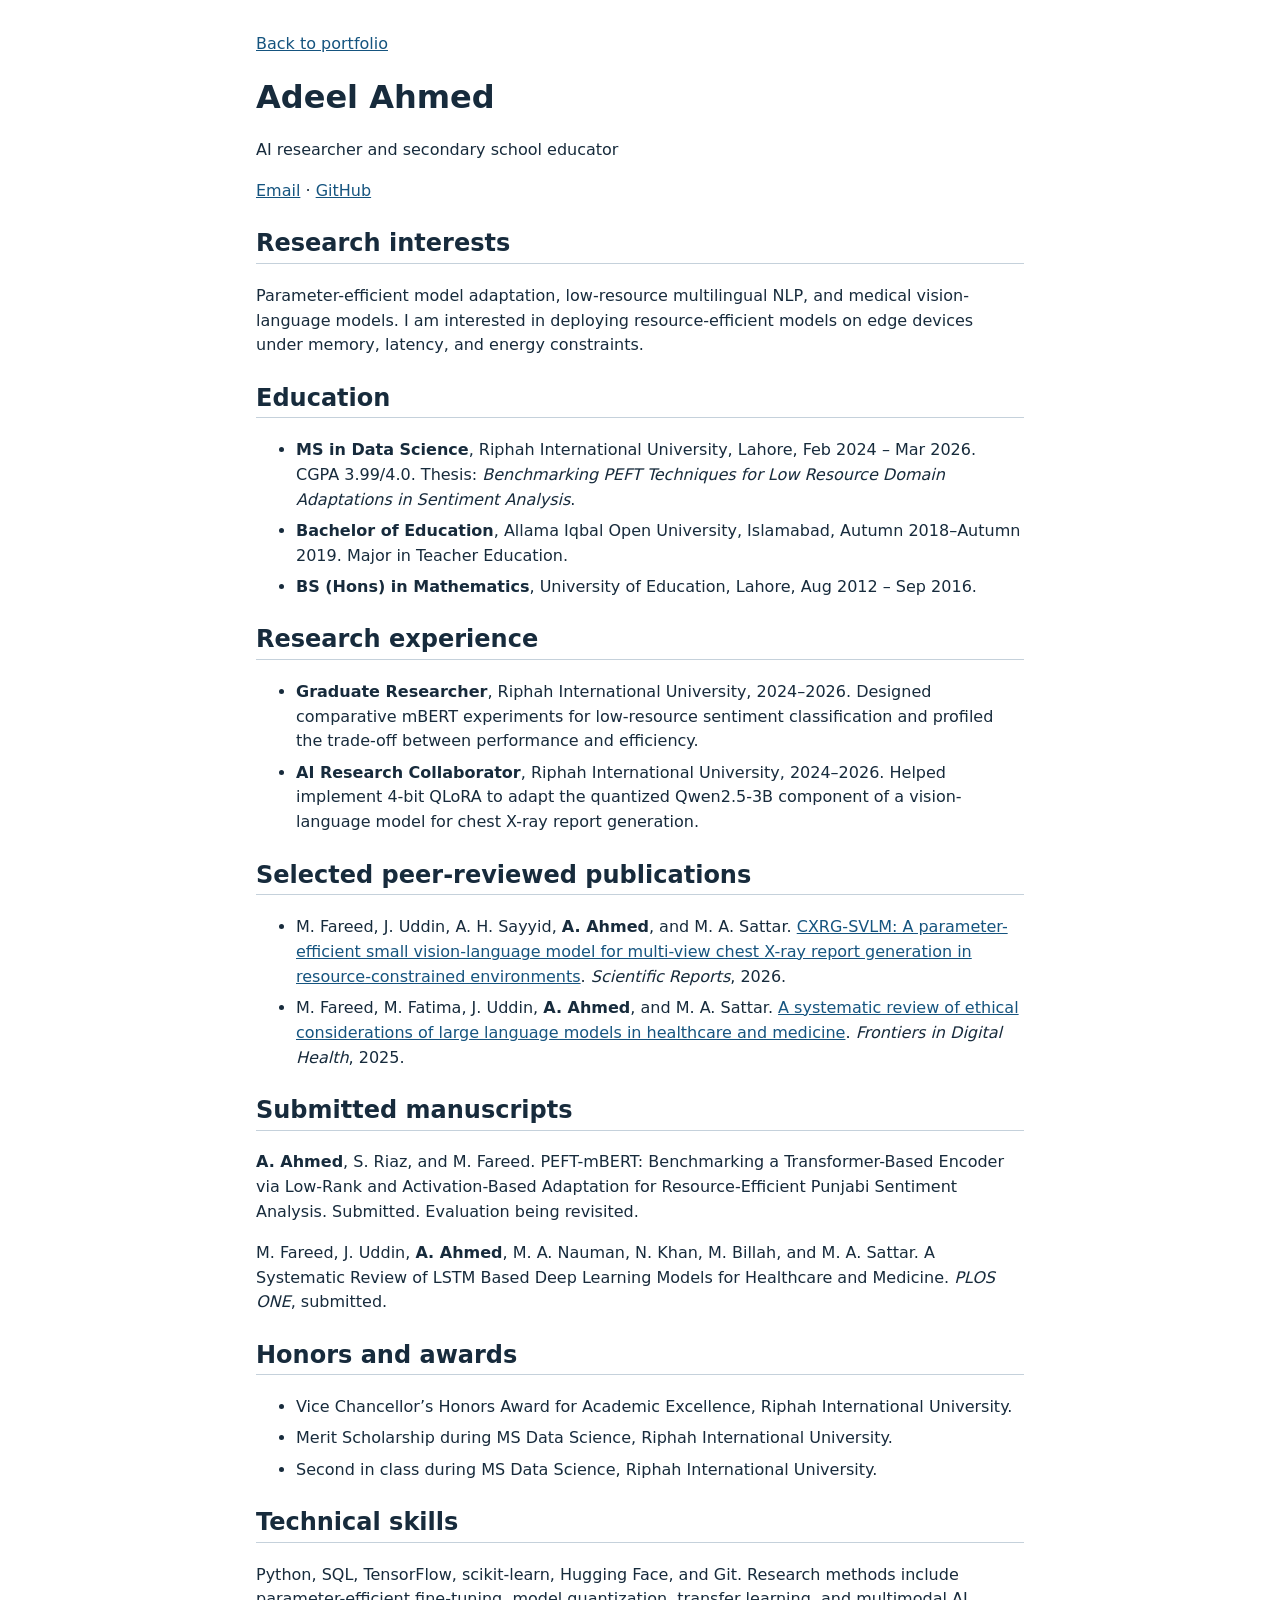
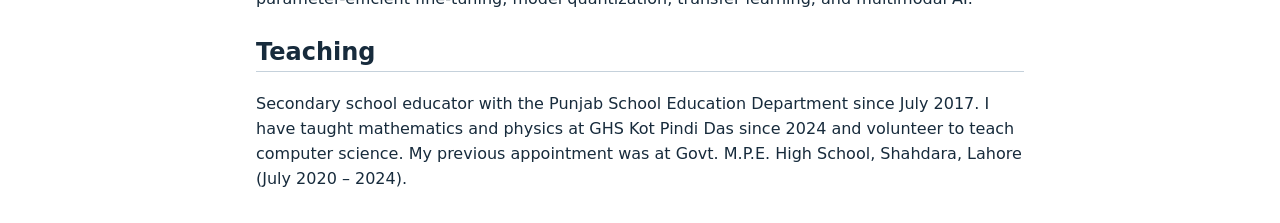
<file: cv.html>
<!doctype html>
<html lang="en">
<head>
<meta charset="utf-8">
<meta name="viewport" content="width=device-width, initial-scale=1">
<title>Adeel Ahmed | Academic CV</title>
<style>
body { max-width: 48rem; margin: 2rem auto; padding: 0 1rem; color: #172b3c; font: 1rem/1.55 system-ui, sans-serif; }
h1, h2 { line-height: 1.2; }
h2 { margin-top: 1.6rem; border-bottom: 1px solid #c5d1db; padding-bottom: .3rem; }
li + li { margin-top: .4rem; }
a { color: #15547f; }
@media print { body { margin: 0; max-width: none; } .return { display: none; } }
</style>
</head>
<body>
<main>
<p class="return"><a href="./">Back to portfolio</a></p>
<h1>Adeel Ahmed</h1>
<p>AI researcher and secondary school educator</p>
<p><a href="mailto:adeelahmed4868@gmail.com">Email</a> · <a href="https://github.com/adeelahmed4868">GitHub</a></p>
<h2>Research interests</h2>
<p>Parameter-efficient model adaptation, low-resource multilingual NLP, and medical vision-language models. I am interested in deploying resource-efficient models on edge devices under memory, latency, and energy constraints.</p>
<h2>Education</h2>
<ul>
<li><strong>MS in Data Science</strong>, Riphah International University, Lahore, Feb 2024 – Mar 2026. CGPA 3.99/4.0. Thesis: <em>Benchmarking PEFT Techniques for Low Resource Domain Adaptations in Sentiment Analysis</em>.</li>
<li><strong>Bachelor of Education</strong>, Allama Iqbal Open University, Islamabad, Autumn 2018–Autumn 2019. Major in Teacher Education.</li>
<li><strong>BS (Hons) in Mathematics</strong>, University of Education, Lahore, Aug 2012 – Sep 2016.</li>
</ul>
<h2>Research experience</h2>
<ul>
<li><strong>Graduate Researcher</strong>, Riphah International University, 2024–2026. Designed comparative mBERT experiments for low-resource sentiment classification and profiled the trade-off between performance and efficiency.</li>
<li><strong>AI Research Collaborator</strong>, Riphah International University, 2024–2026. Helped implement 4-bit QLoRA to adapt the quantized Qwen2.5-3B component of a vision-language model for chest X-ray report generation.</li>
</ul>
<h2>Selected peer-reviewed publications</h2>
<ul>
<li>M. Fareed, J. Uddin, A. H. Sayyid, <strong>A. Ahmed</strong>, and M. A. Sattar. <a href="https://www.nature.com/articles/s41598-026-77203-3">CXRG-SVLM: A parameter-efficient small vision-language model for multi-view chest X-ray report generation in resource-constrained environments</a>. <em>Scientific Reports</em>, 2026.</li>
<li>M. Fareed, M. Fatima, J. Uddin, <strong>A. Ahmed</strong>, and M. A. Sattar. <a href="https://doi.org/10.3389/fdgth.2025.1653631">A systematic review of ethical considerations of large language models in healthcare and medicine</a>. <em>Frontiers in Digital Health</em>, 2025.</li>
</ul>
<h2>Submitted manuscripts</h2>
<p><strong>A. Ahmed</strong>, S. Riaz, and M. Fareed. PEFT-mBERT: Benchmarking a Transformer-Based Encoder via Low-Rank and Activation-Based Adaptation for Resource-Efficient Punjabi Sentiment Analysis. Submitted. Evaluation being revisited.</p>
<p>M. Fareed, J. Uddin, <strong>A. Ahmed</strong>, M. A. Nauman, N. Khan, M. Billah, and M. A. Sattar. A Systematic Review of LSTM Based Deep Learning Models for Healthcare and Medicine. <em>PLOS ONE</em>, submitted.</p>
<h2>Honors and awards</h2>
<ul>
<li>Vice Chancellor’s Honors Award for Academic Excellence, Riphah International University.</li>
<li>Merit Scholarship during MS Data Science, Riphah International University.</li>
<li>Second in class during MS Data Science, Riphah International University.</li>
</ul>
<h2>Technical skills</h2>
<p>Python, SQL, TensorFlow, scikit-learn, Hugging Face, and Git. Research methods include parameter-efficient fine-tuning, model quantization, transfer learning, and multimodal AI.</p>
<h2>Teaching</h2>
<p>Secondary school educator with the Punjab School Education Department since July 2017. I have taught mathematics and physics at GHS Kot Pindi Das since 2024 and volunteer to teach computer science. My previous appointment was at Govt. M.P.E. High School, Shahdara, Lahore (July 2020 – 2024).</p>
</main>
</body>
</html>
</file>
<file: style.css>
/* General Reset & Typography */
body {
    font-family: "Open Sans", sans-serif;
    color: #272829;
    margin: 0;
    padding: 0;

}
a {
    text-decoration: none;
    color: #149ddd;
}
a:hover {
    color: #37b3ed;
    text-decoration: none;
}
h1, h2, h3, h4, h5, h6 {
    font-family: "Raleway", sans-serif;
}

/* Sidebar / Header */
#header {
    position: fixed;
    top: 0;
    left: 0;
    bottom: 0;
    width: min(300px, 85vw);
    box-sizing: border-box;
    z-index: 9997;

    padding: 0 15px;
    background: #040b14;
    overflow-y: auto;
}
#header .profile img {
    margin: 15px auto;
    display: block;
    width: 120px;
    border: 8px solid #2c2f3f;
    border-radius: 50%;
}
#header .profile h1 {
    font-size: 24px;
    margin: 0;
    padding: 0;
    font-weight: 600;
    text-align: center;
}
#header .profile h1 a {
    color: #fff;
}
#header .social-links {
    margin-top: 15px;
    text-align: center;
}
#header .social-links a {
    font-size: 18px;
    display: inline-grid;
    place-items: center;
    background: #212431;
    color: #fff;
    line-height: 1;
    margin-right: 4px;
    border-radius: 50%;
    text-align: center;
    width: 36px;
    height: 36px;
    transition: 0.3s;
}
#header .social-links a:hover {
    background: #149ddd;
}

/* Navigation Menu */
.nav-menu {
    padding: 30px 0 0 0;
}
.nav-menu * {
    margin: 0;
    padding: 0;
    list-style: none;
}
.nav-menu ul li {
    position: relative;
    white-space: nowrap;
}
.nav-menu a {
    display: flex;
    align-items: center;
    color: #a8a9b4;
    padding: 12px 15px;
    margin-bottom: 8px;
    transition: 0.3s;
    font-size: 15px;
}
.nav-menu a i {
    font-size: 20px;
    padding-right: 8px;
    color: #6f7180;
}
.nav-menu a:hover, .nav-menu .active, .nav-menu .active i, .nav-menu a:hover i {
    color: #fff;
}

/* Main Area */
#main {
    margin-left: 300px;

}
.container {
    max-width: 1000px;
    margin: 0 auto;
    padding: 0 20px;
}
.section-bg {
    background: #f5f8fd;
}
section {
    padding: 60px 0;
    overflow: hidden;
}
.section-title {
    padding-bottom: 30px;
}
.section-title h2 {
    font-size: 32px;
    font-weight: bold;
    margin-bottom: 20px;
    padding-bottom: 20px;
    position: relative;
    color: #173b6c;
}
.section-title h2::after {
    content: '';
    position: absolute;
    display: block;
    width: 50px;
    height: 3px;
    background: #149ddd;
    bottom: 0;
    left: 0;
}

/* Hero Section */
#hero {
    width: 100%;
    box-sizing: border-box;
    min-height: min(560px, 75svh);
    display: flex;
    align-items: center;
    background: linear-gradient(135deg, #edf3fa, #e8f0f4);
    position: relative;
}
#hero .hero-container {
    position: relative;
    z-index: 2;
    max-width: 700px;
    padding: 0 clamp(20px, 5vw, 64px);
}
#hero h1 {
    margin: 0 0 10px 0;
    font-size: clamp(34px, 6vw, 64px);
    font-weight: 700;
    line-height: 1.1;
    color: #fff;
}
#hero p {
    color: #fff;
    margin-bottom: 20px;
    font-size: 22px;
    font-family: "Poppins", sans-serif;
}
#hero .affiliations span {
    color: #ddd;
    font-size: 16px;
}

/* Typography elements */
p {
    margin-bottom: 1.5em;
}
ul {
    padding-left: 20px;
    margin-bottom: 1.5em;
}
ul li {
    margin-bottom: 10px;
}

/* Resume/Experience Style */
.resume-item {
    padding: 0 0 20px 20px;
    margin-top: -2px;
    border-left: 2px solid #1f5297;
    position: relative;
}
.resume-item::before {
    content: "";
    position: absolute;
    width: 16px;
    height: 16px;
    border-radius: 50px;
    left: -9px;
    top: 0;
    background: #fff;
    border: 2px solid #1f5297;
}
.resume-item h4 {
    line-height: 18px;
    font-size: 18px;
    font-weight: 600;
    text-transform: uppercase;
    font-family: "Poppins", sans-serif;
    color: #050d18;
    margin-bottom: 10px;
}
.resume-item h5 {
    font-size: 16px;
    background: #e4edf9;
    padding: 5px 15px;
    display: inline-block;
    font-weight: 600;
    margin-bottom: 10px;
}

/* Projects grid */
.grid {
    display: grid;
    grid-template-columns: repeat(auto-fit, minmax(min(100%, 280px), 1fr));
    gap: 20px;
}
.card {
    background: #fff;
    padding: 25px;
    border-radius: 5px;
    box-shadow: 0 2px 15px rgba(0,0,0,0.1);
}
.border-top-blue {
    border-top: 4px solid #149ddd;
}
.card h3 {
    font-size: 20px;
    color: #173b6c;
}

/* Footer */
#footer {
    padding: 15px;
    color: #f4f6fd;
    font-size: 14px;
    background: #040b14;
    text-align: center;
}

/* Mobile Toggle */
.mobile-nav-toggle {
    position: fixed;
    right: 15px;
    top: 15px;
    z-index: 9998;
    border: 0;
    font-size: 24px;
    transition: all 0.4s;
    background-color: #149ddd;
    color: #fff;
    width: 40px;
    height: 40px;
    display: none;
    align-items: center;
    justify-content: center;
    line-height: 0;
    border-radius: 50px;
    cursor: pointer;
}

/* Responsive Styles */
@media (max-width: 1199px) {
    #header {
        visibility: hidden;
    }
    .mobile-nav-toggle {
        display: inline-flex;
    }
    #main {
        margin-left: 0;
    }
    body.mobile-nav-active #header {
        visibility: visible;
    }
}
@media (max-width: 768px) {
    #hero h1 {
        font-size: 32px;
        line-height: 36px;
    }
    #hero p {
        font-size: 18px;
    }
}

.hero-actions {
    display: flex;
    flex-wrap: wrap;
    gap: 12px;
}
.hero-actions a {
    padding: 10px 14px;
    color: white;
    border: 1px solid #9dbbd4;
    border-radius: 4px;
    background: #102944;
}
.hero-actions a:hover {
    background: #205581;
}
a:focus-visible, button:focus-visible, summary:focus-visible {
    outline: 3px solid #1883c4;
    outline-offset: 3px;
}
main section a {
    color: #125f98;
    text-decoration: underline;
}
main .hero-actions a {
    color: white;
}
.card summary {
    cursor: pointer;
    color: #125f98;
}

.table-scroll {
    overflow-x: auto;
    margin-bottom: 20px;
}
.results-table {
    border-collapse: collapse;
    width: 100%;
    max-width: 600px;
}
.results-table caption {
    font-weight: 600;
    text-align: left;
    padding: 0 0 8px;
}
.results-table th, .results-table td {
    border-bottom: 1px solid #ccd8e5;
    padding: 8px;
    text-align: left;
}

/* Academic introduction */
#hero .hero-container {
    max-width: 930px;
}
#hero h1 {
    color: #122b43;
}
#hero #hero-role {
    color: #35576d;
    font-weight: 600;
}
#hero .hero-summary {
    max-width: 62ch;
    color: #243b4d;
    font-size: clamp(17px, 2vw, 21px);
    line-height: 1.6;
    margin: 18px 0 24px;
}
#hero h1::after {
    content: "";
    display: block;
    width: 64px;
    height: 4px;
    margin-top: 16px;
    border-radius: 2px;
    background: #226d82;
    transform-origin: left center;
}
#experience .resume-item p {
    max-width: 76ch;
    line-height: 1.6;
}
#experience .resume-item h4 + p {
    margin-top: 0;
    color: #405b6d;
    font-weight: 600;
}
#teaching {
    scroll-margin-top: 32px;
}

.degree-details {
    margin: 0 0 20px;
}
.degree-details div {
    display: grid;
    grid-template-columns: 6em 1fr;
    gap: 8px;
    padding: 6px 0;
    border-bottom: 1px solid #d3dfe4;
}
.degree-details dt {
    font-weight: 600;
    color: #133e59;
}
.degree-details dd {
    margin: 0;
}
.thesis-results {
    max-width: none;
    min-width: 650px;
}
.thesis-results meter {
    display: block;
    width: 100%;
    min-width: 54px;
    height: 12px;
}
.thesis-results td span {
    font-variant-numeric: tabular-nums;
}
#thesis-results-note {
    color: #405b6d;
    font-size: 0.95rem;
}

.teaching-intro {
    max-width: 78ch;
    line-height: 1.65;
}
.teaching-subjects {
    display: grid;
    grid-template-columns: repeat(auto-fit, minmax(min(100%, 225px), 1fr));
    gap: 16px;
    margin: 20px 0 28px;
}
.teaching-subjects .card {
    padding: 18px;
    border-top: 3px solid #226d82;
}
.teaching-subjects h4 {
    color: #133e59;
    margin: 0 0 12px;
}
.teaching-subjects ul {
    margin: 0;
    line-height: 1.5;
}
.teaching-history-label {
    margin: 0 0 16px;
    color: #133e59;
}

#hero .hero-container {
    box-sizing: border-box;
    width: 100%;
    max-width: 1250px;
    display: grid;
    grid-template-columns: minmax(0, 1.45fr) minmax(0, 1fr);
    align-items: center;
    gap: clamp(24px, 4vw, 52px);
    margin: 0 auto;
}
.hero-headshot,
.about-lab {
    margin: 0;
}
.hero-headshot {
    max-width: 300px;
    justify-self: center;
}
.about-lab {
    max-width: 280px;
    margin-top: 24px;
}
.hero-headshot img,
.about-lab img {
    display: block;
    width: 100%;
    height: auto;
    border-radius: 10px;
}
#header .profile {
    padding-top: 24px;
}
@media (max-width: 760px) {
    #hero .hero-container {
        grid-template-columns: minmax(0, 1fr);
    }
    .hero-headshot {
        max-width: 220px;
        justify-self: start;
    }
}

.section-visual {
    display: grid;
    grid-template-columns: minmax(0, 1.5fr) minmax(0, 1fr);
    align-items: center;
    gap: 24px;
    margin-bottom: 24px;
}
.section-visual figure {
    margin: 0;
    max-width: 380px;
}
.section-visual img {
    display: block;
    width: 100%;
    height: auto;
    border-radius: 10px;
}
@media (max-width: 760px) {
    .section-visual {
        grid-template-columns: minmax(0, 1fr);
        gap: 16px;
    }
}

/* Editorial portfolio layout */
:root {
    --page: #f1f5f9;
    --surface: #ffffff;
    --ink: #10233a;
    --muted: #475569;
    --accent: #174d86;
    --line: #cbd7e5;
    --orbit: #2767a42f;
    --header-height: 76px;
}
:root[data-theme="dark"] {
    color-scheme: dark;
    --page: #0b1422;
    --surface: #142438;
    --ink: #eaf2fc;
    --muted: #b9cadd;
    --accent: #8dc5ff;
    --line: #36516e;
    --orbit: #75b6ff40;
}
html { scroll-padding-top: calc(var(--header-height) + 16px); }
body { background: var(--page); color: var(--ink); }
#main { margin-left: 0; }
#header {
    position: sticky;
    inset: 0 0 auto;
    width: 100%;
    height: auto;
    min-height: var(--header-height);
    visibility: visible;
    overflow: visible;
    padding: 0;
    background: var(--page);
    border-bottom: 1px solid var(--line);
    z-index: 20;
}
.top-bar {
    max-width: 1250px;
    min-height: var(--header-height);
    margin: auto;
    padding: 0 clamp(18px, 5vw, 64px);
    display: flex;
    align-items: center;
    justify-content: space-between;
    gap: 16px;
}
.wordmark { font-size: 1.5rem; letter-spacing: -.09em; font-weight: 800; color: var(--ink); }
.wordmark span { color: var(--accent); }
#navbar, .top-actions { display: flex; align-items: center; gap: clamp(14px, 2.5vw, 32px); }
#navbar a { color: var(--muted); font-size: .88rem; font-weight: 600; }
#navbar a:hover, .social-rail a:hover { color: var(--accent); }
.top-actions { gap: 8px; }
.top-actions button {
    display: grid;
    place-items: center;
    width: 40px;
    height: 40px;
    border: 1px solid var(--line);
    border-radius: 50%;
    background: var(--surface);
    color: var(--accent);
    cursor: pointer;
}
#mobile-toggle { display: none; }
.pill {
    display: inline-flex;
    align-items: center;
    justify-content: center;
    gap: .65em;
    min-height: 42px;
    padding: 8px 18px;
    border: 1px solid var(--line);
    border-radius: 100px;
    color: var(--ink);
    font-size: .87rem;
    font-weight: 700;
    white-space: nowrap;
}
.pill.primary, #hero .hero-actions .pill.primary { background: #174d86; border-color: #174d86; color: white; }
.social-rail {
    display: grid;
    gap: 17px;
    position: fixed;
    left: clamp(10px, 2.2vw, 30px);
    top: 46%;
    z-index: 12;
}
.social-rail a { color: var(--ink); font-size: 1.18rem; }
#hero {
    position: relative;
    overflow: hidden;
    background: var(--page);
    min-height: calc(100svh - var(--header-height));
    align-items: end;
    padding: clamp(76px, 12vh, 145px) 0 58px;
}
#hero .hero-container {
    display: block;
    max-width: 1120px;
    padding: 0 clamp(24px, 7vw, 100px);
}
.hero-orbit {
    position: absolute;
    pointer-events: none;
    width: min(96vw, 1320px);
    aspect-ratio: 1;
    border: 2px solid var(--orbit);
    border-radius: 50%;
    left: 50%;
    top: 4%;
    transform: translateX(-50%);
}
.hero-orbit span {
    position: absolute;
    inset: 0;
    border: 2px solid var(--orbit);
    border-radius: 50%;
}
.hero-orbit span:nth-child(1) { transform: scale(.75, 1) rotate(-12deg); }
.hero-orbit span:nth-child(2) { transform: rotate(18deg) scale(1, .38); }
.hero-orbit span:nth-child(3) { transform: rotate(18deg) scale(.28, 1); }
#hero #hero-role {
    margin: 0 0 25px;
    color: var(--muted);
    font-size: .8rem;
    font-weight: 700;
    letter-spacing: .16em;
    text-transform: uppercase;
}
#hero h1 {
    margin: 0 0 clamp(32px, 5vw, 64px);
    color: var(--ink);
    font: 600 clamp(66px, 13vw, 182px)/.82 Inter, system-ui, sans-serif;
    letter-spacing: -.095em;
}
#hero h1 span { color: var(--accent); }
#hero h1::after { display: none; }
.hero-bottom {
    display: grid;
    grid-template-columns: minmax(0, 1.15fr) minmax(0, 1fr);
    align-items: end;
    gap: 24px;
}
#hero .hero-description p { color: var(--muted); font: inherit; line-height: 1.65; margin: 0 0 .6rem; }
#hero .hero-actions { justify-content: end; align-items: center; margin: 0; }
#hero .hero-actions a {
    background: var(--surface);
    color: var(--ink);
    text-decoration: none;
    border-color: var(--line);
    border-radius: 100px;
    padding: 10px 16px;
}
#hero .hero-actions .paper-link {
    flex-basis: 100%;
    text-align: right;
    padding: 0;
    color: var(--accent);
    background: none;
    border: 0;
    border-radius: 0;
    text-decoration: underline;
}
#main > section:not(#hero) { padding-block: clamp(56px, 8vw, 104px); }
.container { max-width: 1120px; padding-inline: clamp(24px, 7vw, 100px); box-sizing: border-box; }
.section-bg { background: var(--surface); }
.section-title h2 { color: var(--ink); font-size: clamp(36px, 6vw, 68px); letter-spacing: -.06em; line-height: 1; }
.section-title h2::after { background: var(--accent); }
.about-layout { display: grid; grid-template-columns: minmax(0, .78fr) minmax(0, 1.22fr); align-items: center; gap: clamp(24px, 6vw, 72px); }
.about-portrait { margin: 0; }
.about-portrait img { display: block; width: 100%; max-width: 380px; height: auto; border-radius: 18px; }
.about-layout .content p:first-child { font-size: 1.2rem; color: var(--ink); }
.card { background: var(--surface); color: var(--ink); border: 1px solid var(--line); border-radius: 16px; }
.card.border-top-blue, .teaching-subjects .card { border-top: 3px solid var(--accent); }
.card h3, .card h4, .teaching-subjects h4, .teaching-history-label, .degree-details dt { color: var(--ink); }
#experience .resume-item h4, #experience .resume-item h4 + p { color: var(--ink); }
.resume-item h5 { background: var(--surface); color: var(--ink); }
.resume-item { border-color: var(--line); }
.resume-item::before { background: var(--page); border-color: var(--accent); }
main section a, .card summary, #footer a { color: var(--accent); }
#footer { padding: 56px 0; background: var(--surface); color: var(--ink); border-top: 1px solid var(--line); text-align: left; }
.footer-layout { display: grid; grid-template-columns: 1.4fr 1fr .7fr; gap: 24px; }
.footer-layout nav { display: grid; align-content: start; gap: 10px; }
.footer-layout h2 { font-size: clamp(32px, 5vw, 56px); letter-spacing: -.055em; margin-top: 0; }
@media (max-width: 1050px) {
    :root { --header-height: 64px; }
    #mobile-toggle { display: grid; }
    #navbar {
        display: none;
        position: absolute;
        top: 100%;
        left: 0;
        right: 0;
        background: var(--page);
        border-bottom: 1px solid var(--line);
        padding: 16px 24px;
        grid-template-columns: repeat(2, minmax(0, 1fr));
    }
    body.mobile-nav-active #navbar { display: grid; }
    .social-rail { display: none; }
}
@media (max-width: 600px) {
    #hero { padding-block: 64px 44px; min-height: 0; }
    #hero h1 { font-size: clamp(68px, 18vw, 105px); }
    .hero-bottom, .about-layout, .footer-layout { grid-template-columns: minmax(0, 1fr); }
    #hero .hero-actions { justify-content: start; }
    #hero .hero-actions .paper-link { text-align: left; }
    .hero-orbit { width: 125vw; }
}

/* Navigation and motion */
.skip-link {
    position: fixed;
    top: 8px;
    left: 12px;
    z-index: 40;
    padding: 10px 14px;
    background: var(--surface);
    color: var(--accent);
    border-radius: 8px;
    transform: translateY(-150%);
}
.skip-link:focus { transform: none; }
a:focus-visible, button:focus-visible, summary:focus-visible {
    outline: 2px solid var(--accent);
    outline-offset: 4px;
}
#navbar a { padding-block: 12px; }
#navbar a[aria-current="location"] {
    color: var(--accent);
    text-decoration: underline;
    text-underline-offset: .35em;
}
#hero .hero-actions .pill:hover, .top-actions .pill:hover { border-color: var(--accent); }
#hero .hero-actions .pill.primary:hover, .top-actions .pill.primary:hover { background: #103a68; }
#hero .hero-actions .paper-link:hover { text-decoration-thickness: 2px; }
.footer-layout a { overflow-wrap: anywhere; }
@media (max-width: 1050px) {
    #navbar { max-height: calc(100svh - var(--header-height)); overflow-y: auto; }
}
html[data-motion="on"] {
    html { scroll-behavior: smooth; }
    #hero #hero-role { animation: portfolio-appear .55s ease-out both; }
    #hero h1 { animation: portfolio-appear .75s .08s ease-out both; }
    #hero .hero-description { animation: portfolio-appear .6s .23s ease-out both; }
    #hero .hero-actions { animation: portfolio-appear .6s .33s ease-out both; }
    .hero-orbit { animation: portfolio-orbit 2s ease-out both; }
    .section-entrance {
        animation: portfolio-scroll-in 1.05s cubic-bezier(.2, .65, .3, 1) var(--entrance-delay, 0ms) backwards;
    }
    .section-entrance:focus-within { animation: none; }
    .pill, .top-actions button { transition: background-color .18s ease, border-color .18s ease, transform .18s ease; }
    .pill:hover, .top-actions button:hover { transform: translateY(-2px); }
}
@keyframes portfolio-appear {
    from { opacity: 0; transform: translateY(14px); }
    to { opacity: 1; transform: translateY(0); }
}
@keyframes portfolio-orbit {
    from { opacity: 0; transform: translateX(-50%) rotate(-7deg) scale(.96); }
    to { opacity: 1; transform: translateX(-50%) rotate(0) scale(1); }
}

.hero-heading {
    display: grid;
    grid-template-columns: minmax(0, 1fr) minmax(0, .45fr);
    align-items: center;
    gap: clamp(16px, 4vw, 54px);
    margin-bottom: clamp(32px, 5vw, 64px);
}
#hero .hero-heading h1 {
    margin-bottom: 0;
    font-size: clamp(60px, 12vw, 170px);
}
.hero-portrait {
    width: 100%;
    max-width: 250px;
    justify-self: end;
    margin: 0;
}
.hero-portrait img {
    display: block;
    width: 100%;
    height: auto;
    border-radius: 18px;
    box-shadow: 0 12px 28px #10233a24;
}
.about-layout .about-lab { margin: 0; }
@media (max-width: 600px) {
    .hero-heading { gap: 12px; }
    #hero .hero-heading h1 { font-size: clamp(41px, 12vw, 74px); }
    .hero-portrait img { border-radius: 10px; }
}
html[data-motion="on"] {
    .hero-portrait { animation: portfolio-appear .65s .18s ease-out both; }
}

/* Keep the research summary and primary links visible on shorter screens. */
#hero {
    min-height: auto;
    padding-block: clamp(50px, 9vh, 104px) clamp(42px, 7vh, 78px);
}
.hero-heading { margin-bottom: clamp(24px, 4vw, 46px); }
#hero .hero-heading h1 {
    font-size: clamp(44px, 7.2vw, 105px);
    line-height: .94;
    letter-spacing: -.075em;
}
#hero .hero-credential {
    color: var(--muted);
    font: 600 .92rem/1.5 "Open Sans", sans-serif;
    margin: 18px 0 0;
}
.hero-portrait { max-width: 175px; }
.hero-bottom { align-items: center; }
@media (max-width: 600px) {
    #hero { padding-block: 42px 36px; }
    #hero .hero-heading h1 { font-size: clamp(36px, 8vw, 54px); }
    #hero .hero-credential { font-size: .8rem; margin-top: 12px; }
}

.featured-work,
.experience-cards {
    display: grid;
    gap: clamp(14px, 2.4vw, 24px);
    margin-bottom: 24px;
}
.featured-work { grid-template-columns: repeat(auto-fit, minmax(min(100%, 240px), 1fr)); }
.experience-cards { grid-template-columns: repeat(auto-fit, minmax(min(100%, 290px), 1fr)); }
.work-card,
.experience-card {
    overflow: hidden;
    padding: 0 0 18px;
    box-shadow: 0 12px 28px #10233a0c;
}
.card-image {
    display: block;
    width: 100%;
    aspect-ratio: 3 / 2;
    object-fit: cover;
    background: var(--line);
}
.experience-card .card-image { aspect-ratio: 2 / 1; }
.experience-card:nth-child(2) .card-image { object-position: center 27%; }
.work-card > :not(.card-image),
.experience-card > :not(.card-image) {
    margin-inline: 20px;
}
.experience-card h5 {
    margin-block: 0;
    color: var(--muted);
    font-size: .85rem;
}
html[data-motion="on"] {
    .work-card, .experience-card { transition: transform .2s ease, box-shadow .2s ease; }
    .work-card:hover, .experience-card:hover {
        transform: translateY(-3px);
        box-shadow: 0 16px 32px #10233a1c;
    }
}

@keyframes portfolio-scroll-in {
    from { opacity: 0; transform: translateY(48px); }
    to { opacity: 1; transform: translateY(0); }
}

.scroll-progress { display: none; }
html[data-motion="on"] {
    .scroll-progress {
        display: block;
        position: fixed;
        inset: 0 0 auto;
        height: 3px;
        background: #327cc7;
        transform: scaleX(0);
        transform-origin: left;
        pointer-events: none;
        z-index: 1100;
    }
}

#motion-toggle {
    width: auto;
    height: 36px;
    padding: 0 9px;
    border-radius: 20px;
    font-size: .75rem;
    font-weight: 700;
    white-space: nowrap;
}
#motion-toggle[hidden] { display: none; }
#motion-toggle[aria-pressed="true"] { background: #174d86; color: white; }

/* Give headings, project cards and the hero distinct movement. */
@keyframes heading-slide {
    from { opacity: 0; transform: translateX(-36px); }
    to { opacity: 1; transform: translateX(0); }
}
@keyframes underline-grow {
    from { transform: scaleX(0); }
    to { transform: scaleX(1); }
}
@keyframes project-enter {
    from { opacity: 0; transform: translateY(44px) scale(.92); }
    to { opacity: 1; transform: translateY(0) scale(1); }
}
@keyframes portrait-enter {
    from { opacity: 0; transform: scale(.86) rotate(-4deg); }
    to { opacity: 1; transform: scale(1) rotate(0); }
}

html[data-motion="on"] {
    .section-title.section-entrance { animation-name: heading-slide; }
    .section-title.section-entrance h2::after {
        transform-origin: left;
        animation: underline-grow .7s cubic-bezier(.2, .65, .3, 1) calc(var(--entrance-delay, 0ms) + 120ms) backwards;
    }
    .work-card.section-entrance { animation-name: project-enter; }
    #hero .hero-portrait { animation: portrait-enter .85s .15s ease-out backwards; }
    .work-card .card-image {
        clip-path: inset(0);
        transition: clip-path .35s ease, filter .35s ease;
    }
    .work-card:hover .card-image,
    .work-card:focus-within .card-image {
        clip-path: inset(5px round 8px);
        filter: saturate(1.2);
    }
}

@keyframes enter-from-left {
    from { opacity: 0; transform: translateX(-76px); }
    to { opacity: 1; transform: translateX(0); }
}
@keyframes enter-from-right {
    from { opacity: 0; transform: translateX(76px); }
    to { opacity: 1; transform: translateX(0); }
}
@keyframes enter-from-depth {
    from { opacity: 0; transform: perspective(700px) translateZ(-260px); }
    to { opacity: 1; transform: perspective(700px) translateZ(0); }
}
@keyframes reveal-image {
    from { opacity: 0; clip-path: inset(0 0 85% 0 round 12px); }
    to { opacity: 1; clip-path: inset(0 round 12px); }
}
@keyframes enter-timeline {
    from { opacity: 0; transform: translateX(-22px) scale(.96); }
    to { opacity: 1; transform: translateX(0) scale(1); }
}

html[data-motion="on"] {
    main { overflow-x: clip; }

    #about-content.section-entrance,
    .grid > .card.section-entrance:nth-child(even),
    .work-card.section-entrance:nth-child(3n + 2),
    .experience-card.section-entrance:nth-child(even) {
        animation-name: enter-from-right;
    }

    .grid > .card.section-entrance:nth-child(odd),
    .work-card.section-entrance:nth-child(3n + 1),
    .experience-card.section-entrance:nth-child(odd) {
        animation-name: enter-from-left;
    }

    .work-card.section-entrance:nth-child(3n) {
        animation-name: enter-from-depth;
    }

    main figure.section-entrance { animation-name: reveal-image; }
    .resume-item.section-entrance {
        transform-origin: left center;
        animation-name: enter-timeline;
    }

    .section-entrance:focus-within { animation: none; }

    @media (max-width: 600px) {
        .grid > .card.section-entrance:nth-child(n),
        .work-card.section-entrance:nth-child(n),
        .experience-card.section-entrance:nth-child(n) {
            animation-name: project-enter;
        }
        .section-entrance:focus-within { animation: none; }
    }
}

@media screen {
    html[data-motion="on"] .scroll-reveal:not(.section-entrance):not(:focus-within) {
        opacity: 0;
    }
}
@media print {
    html[data-motion="on"] .section-entrance { animation: none; }
}
</file>
